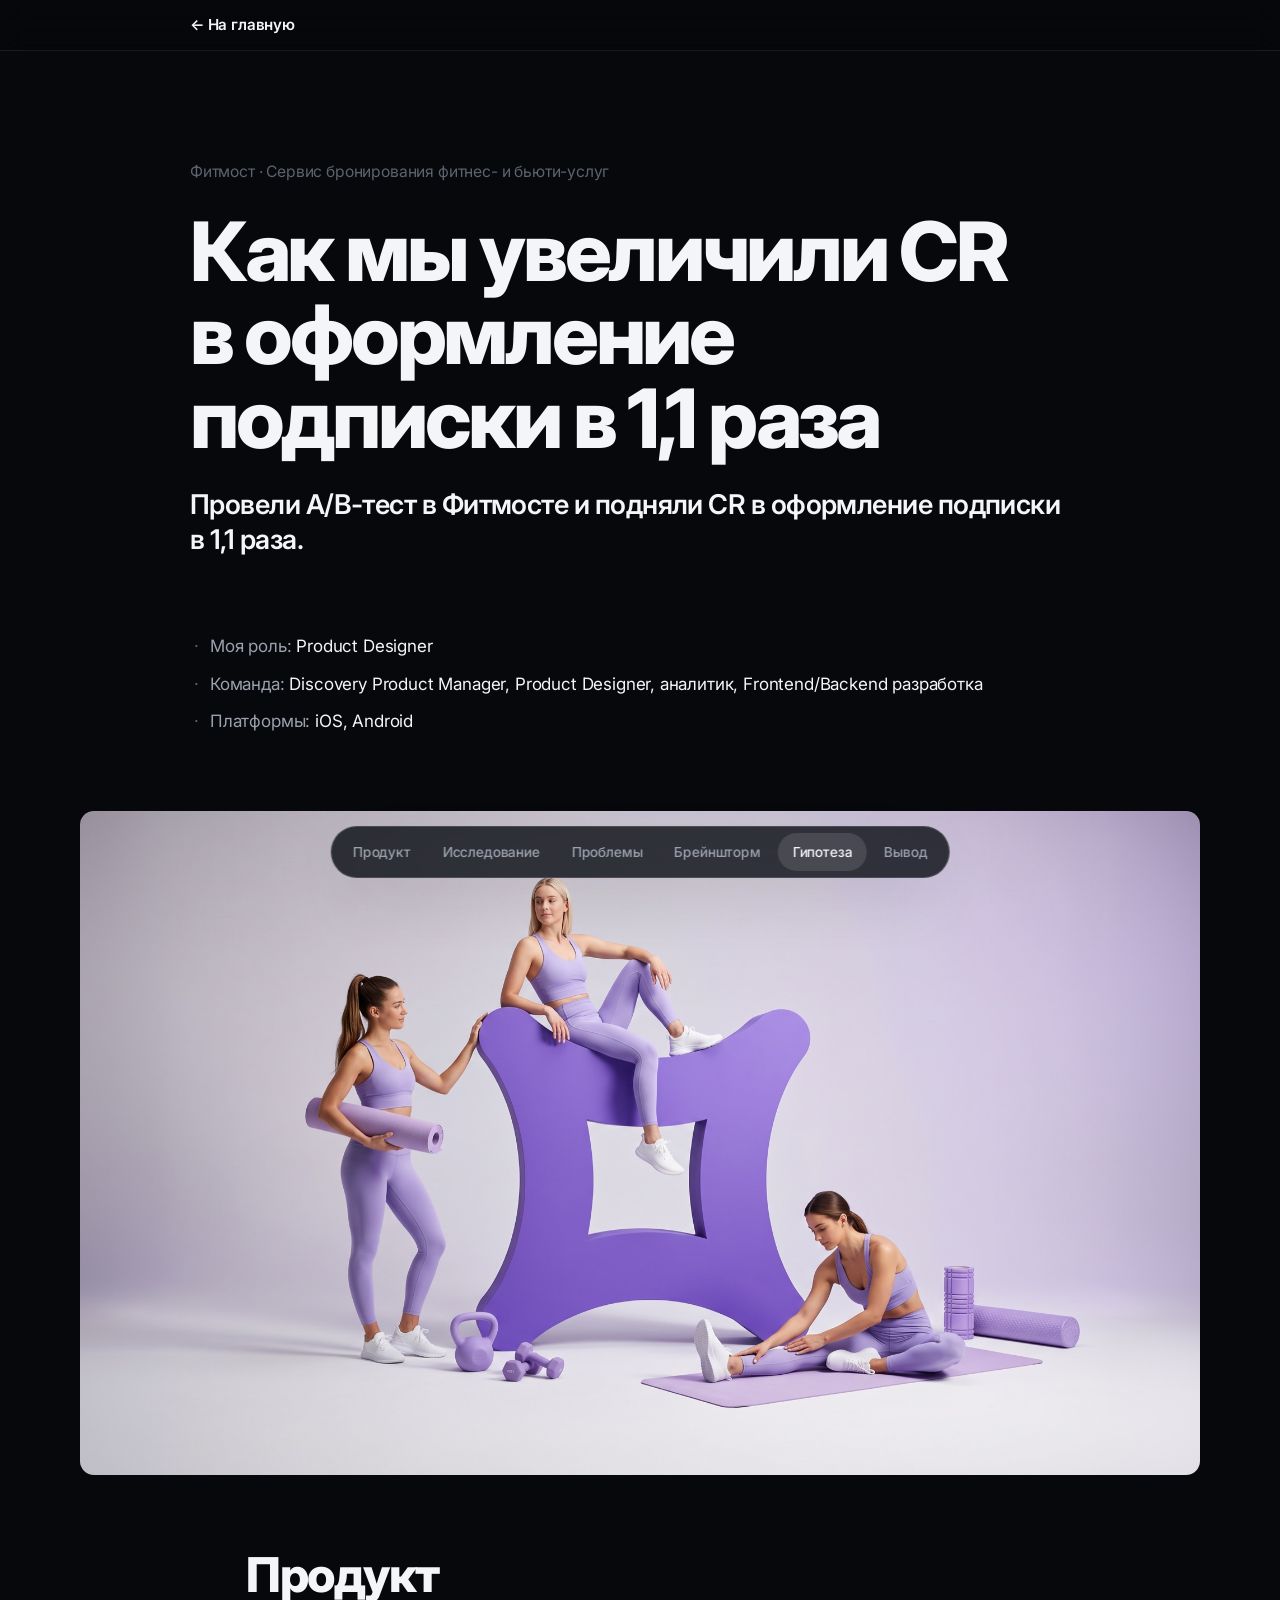
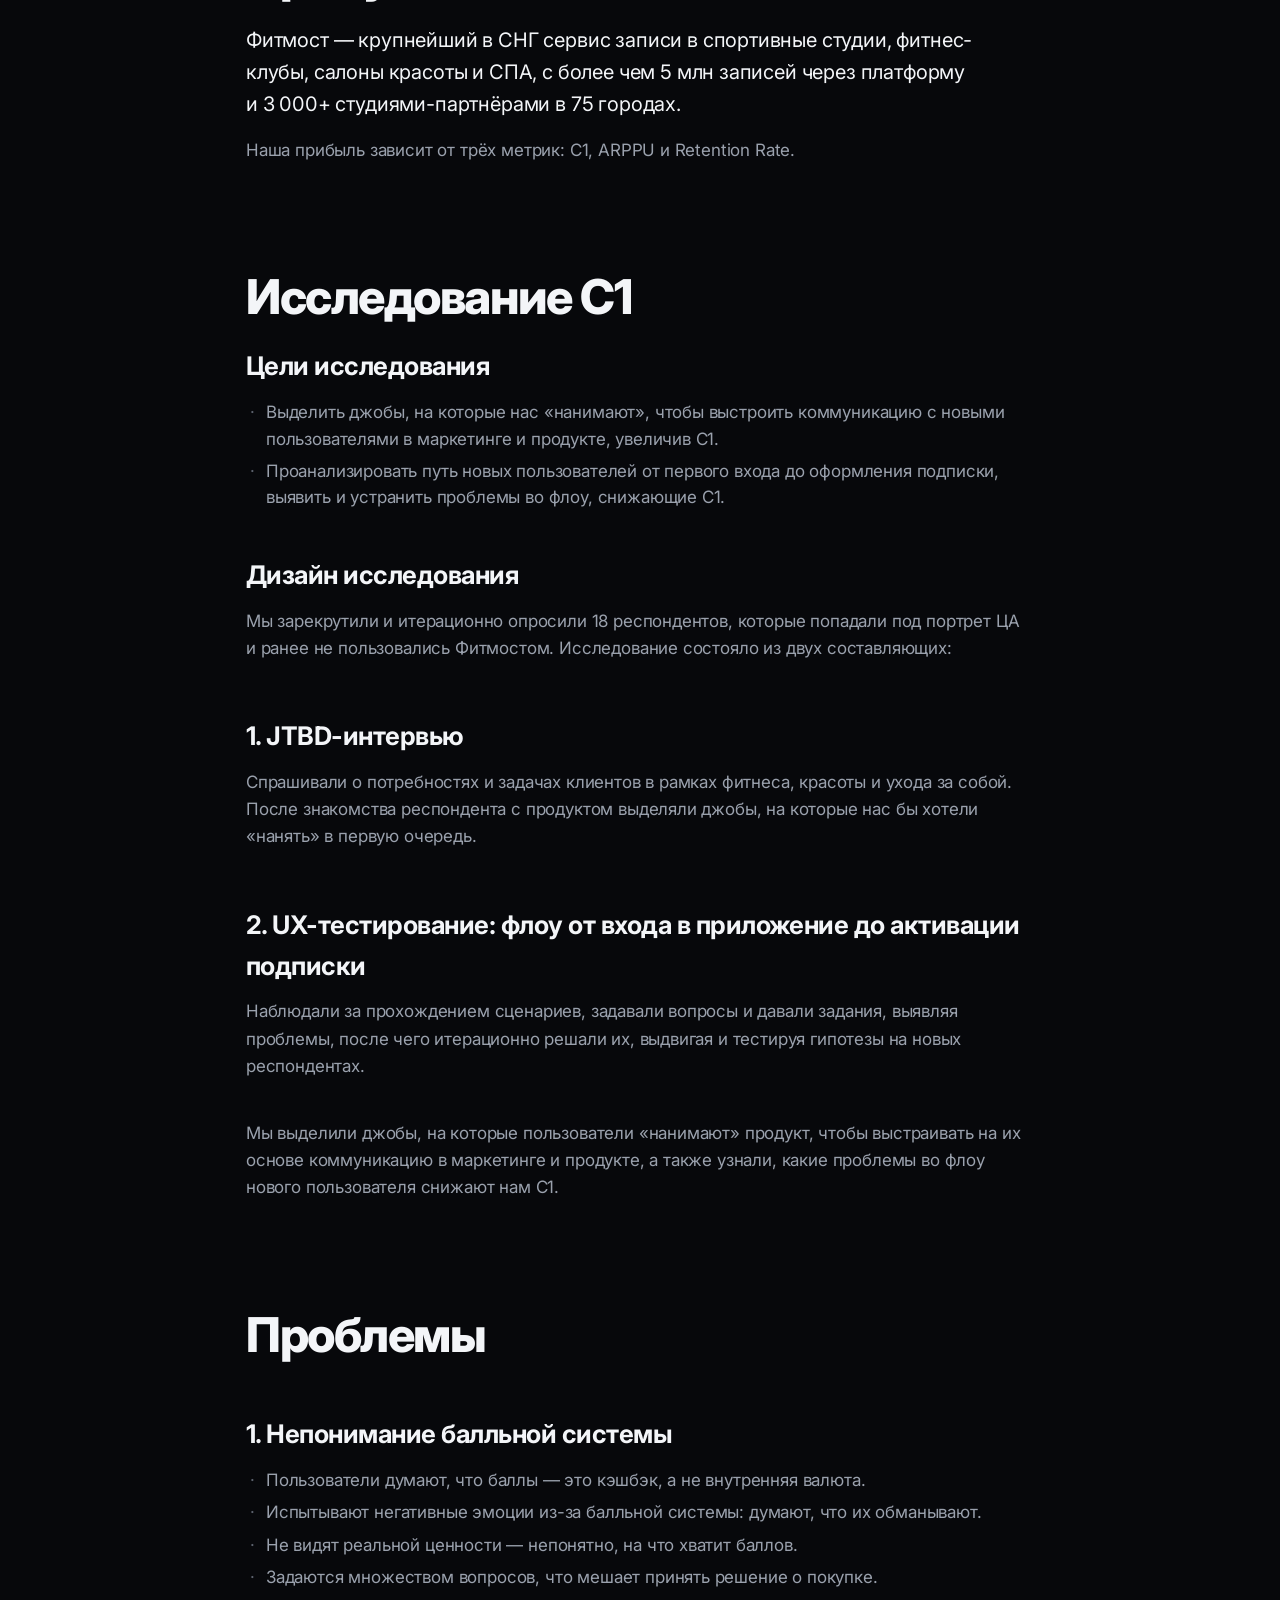
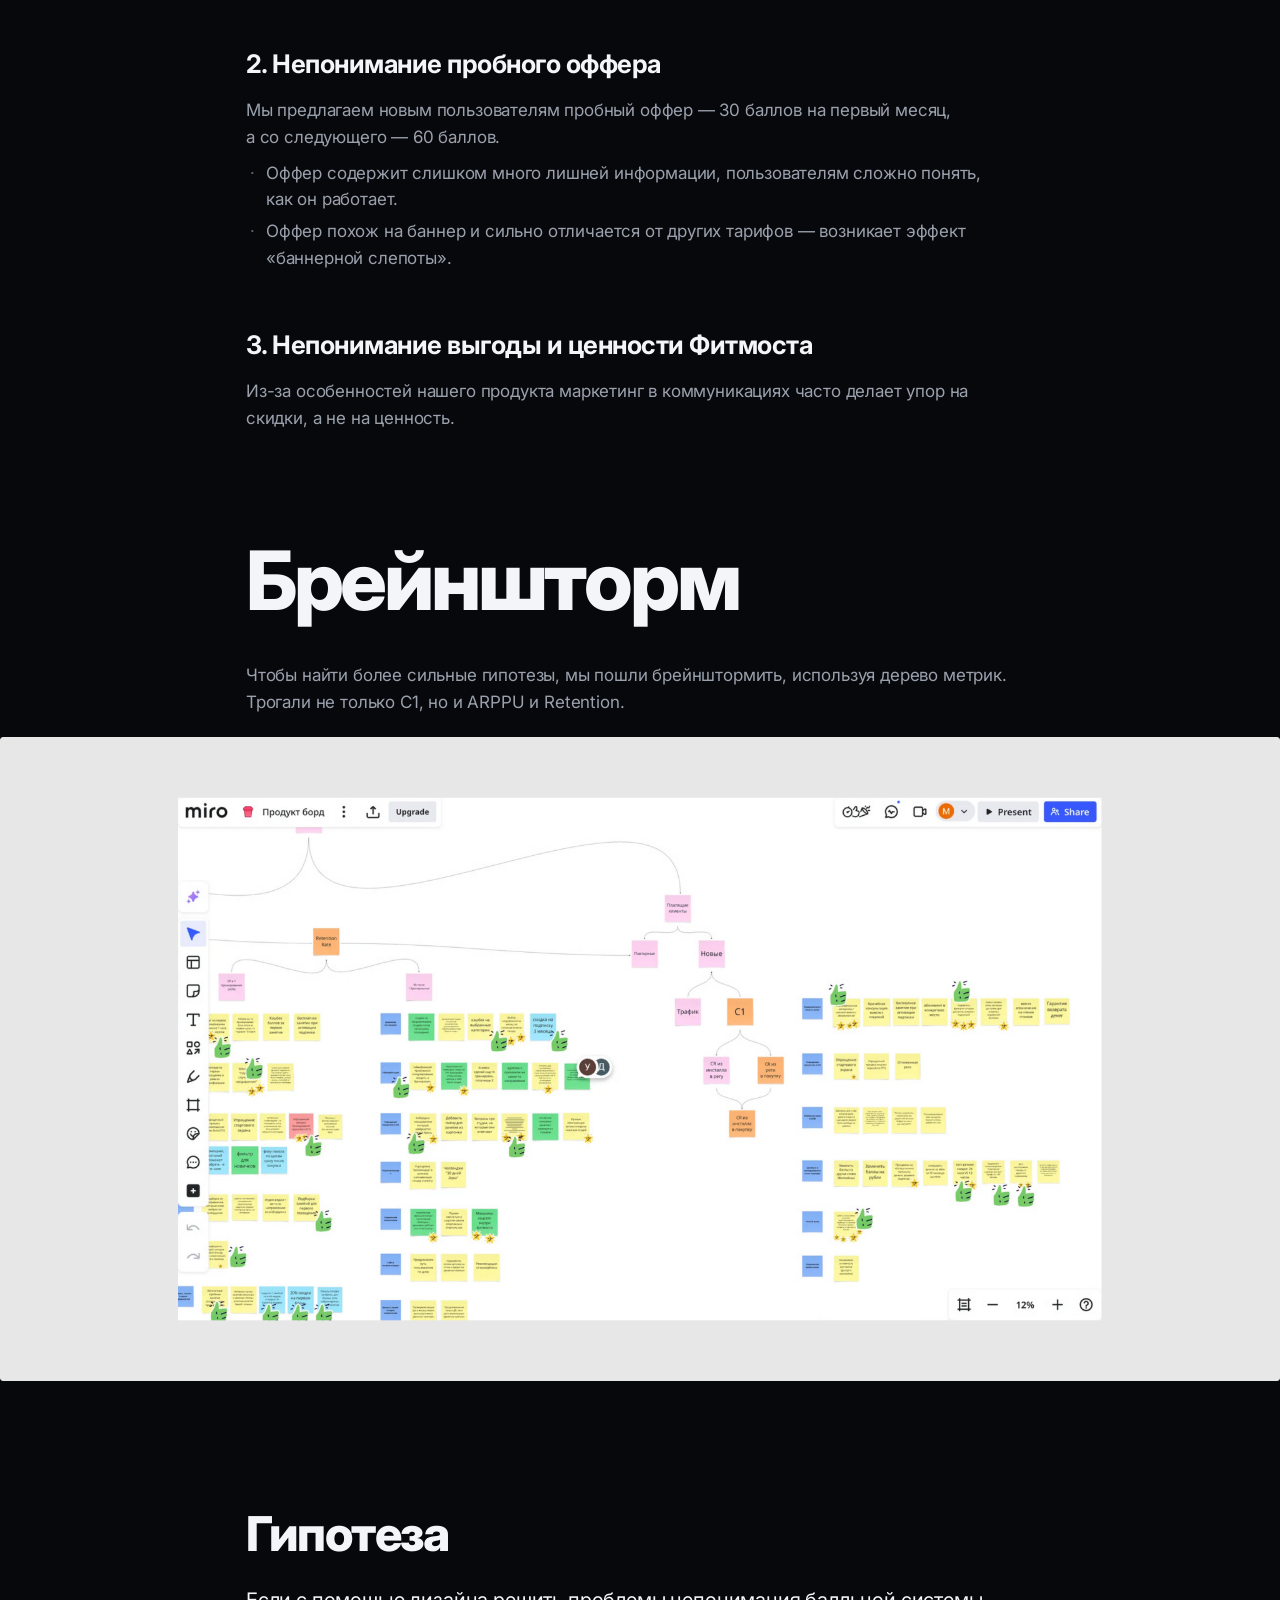
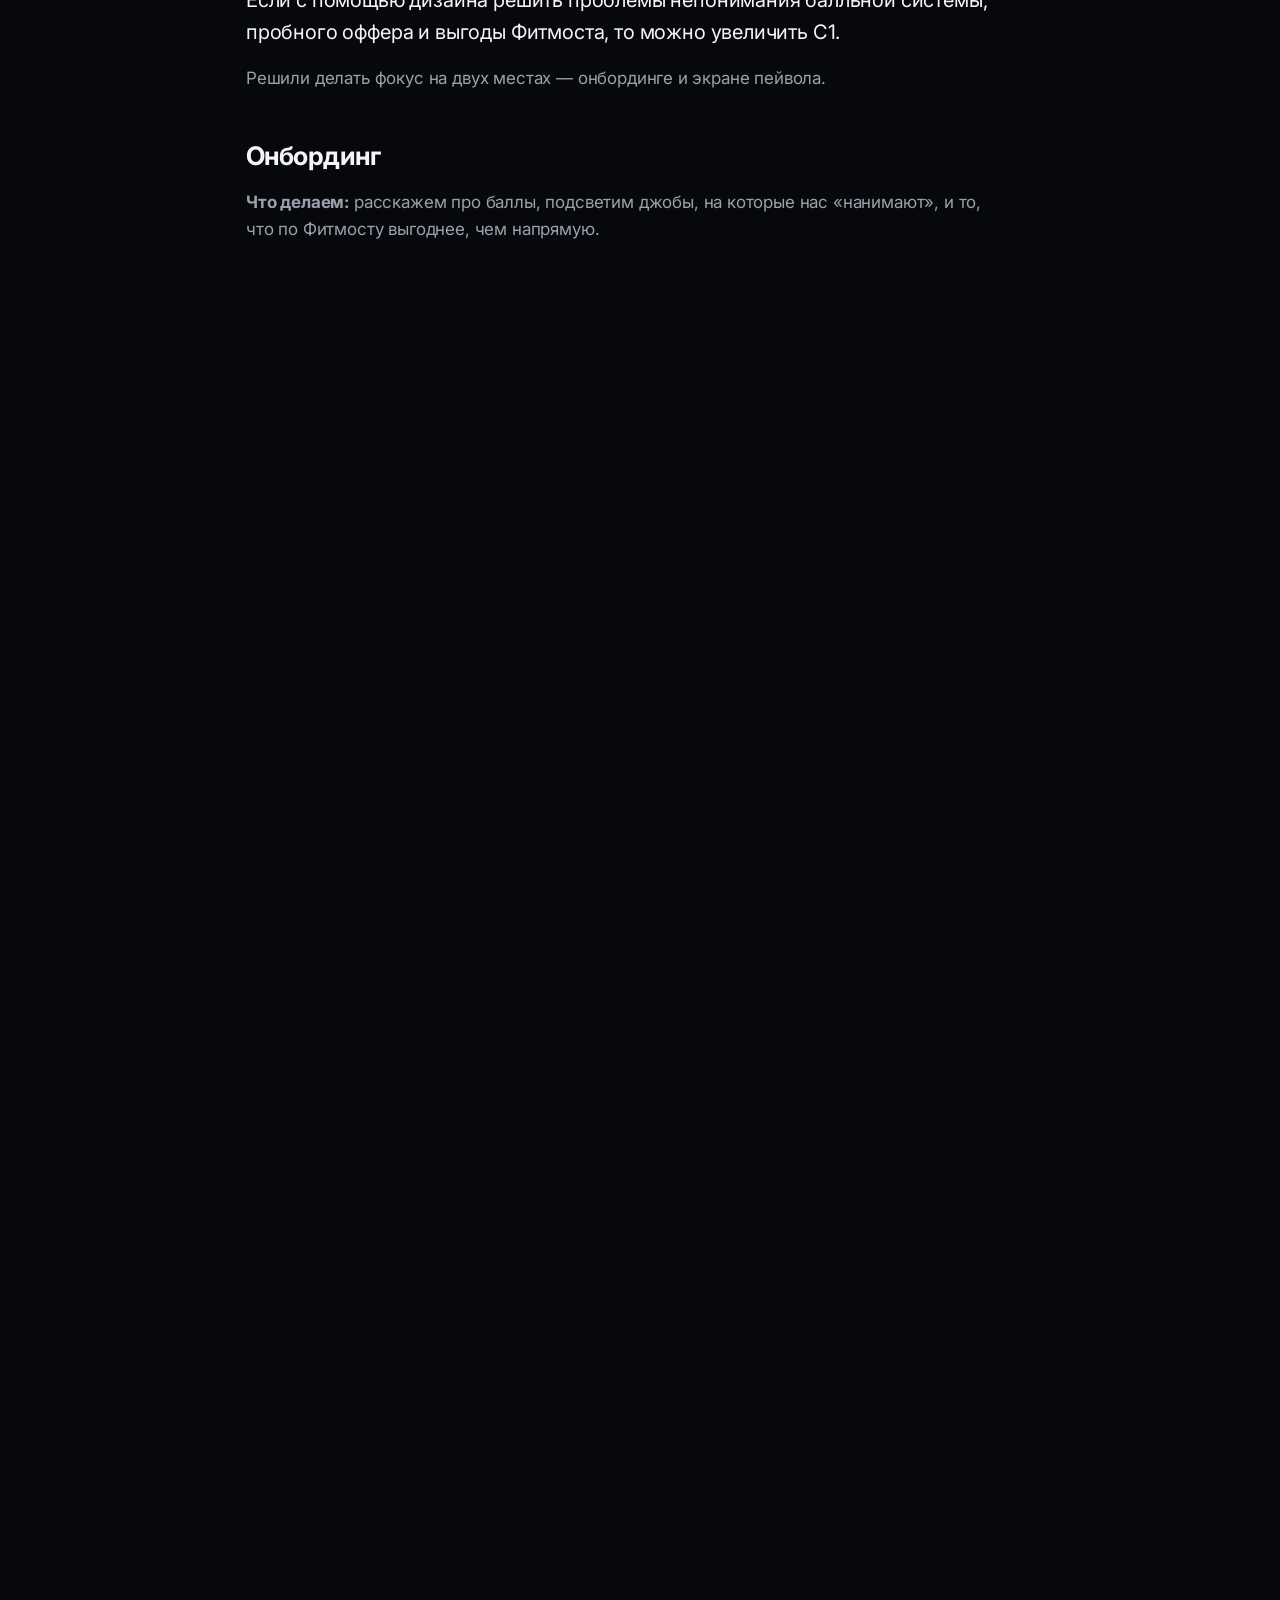
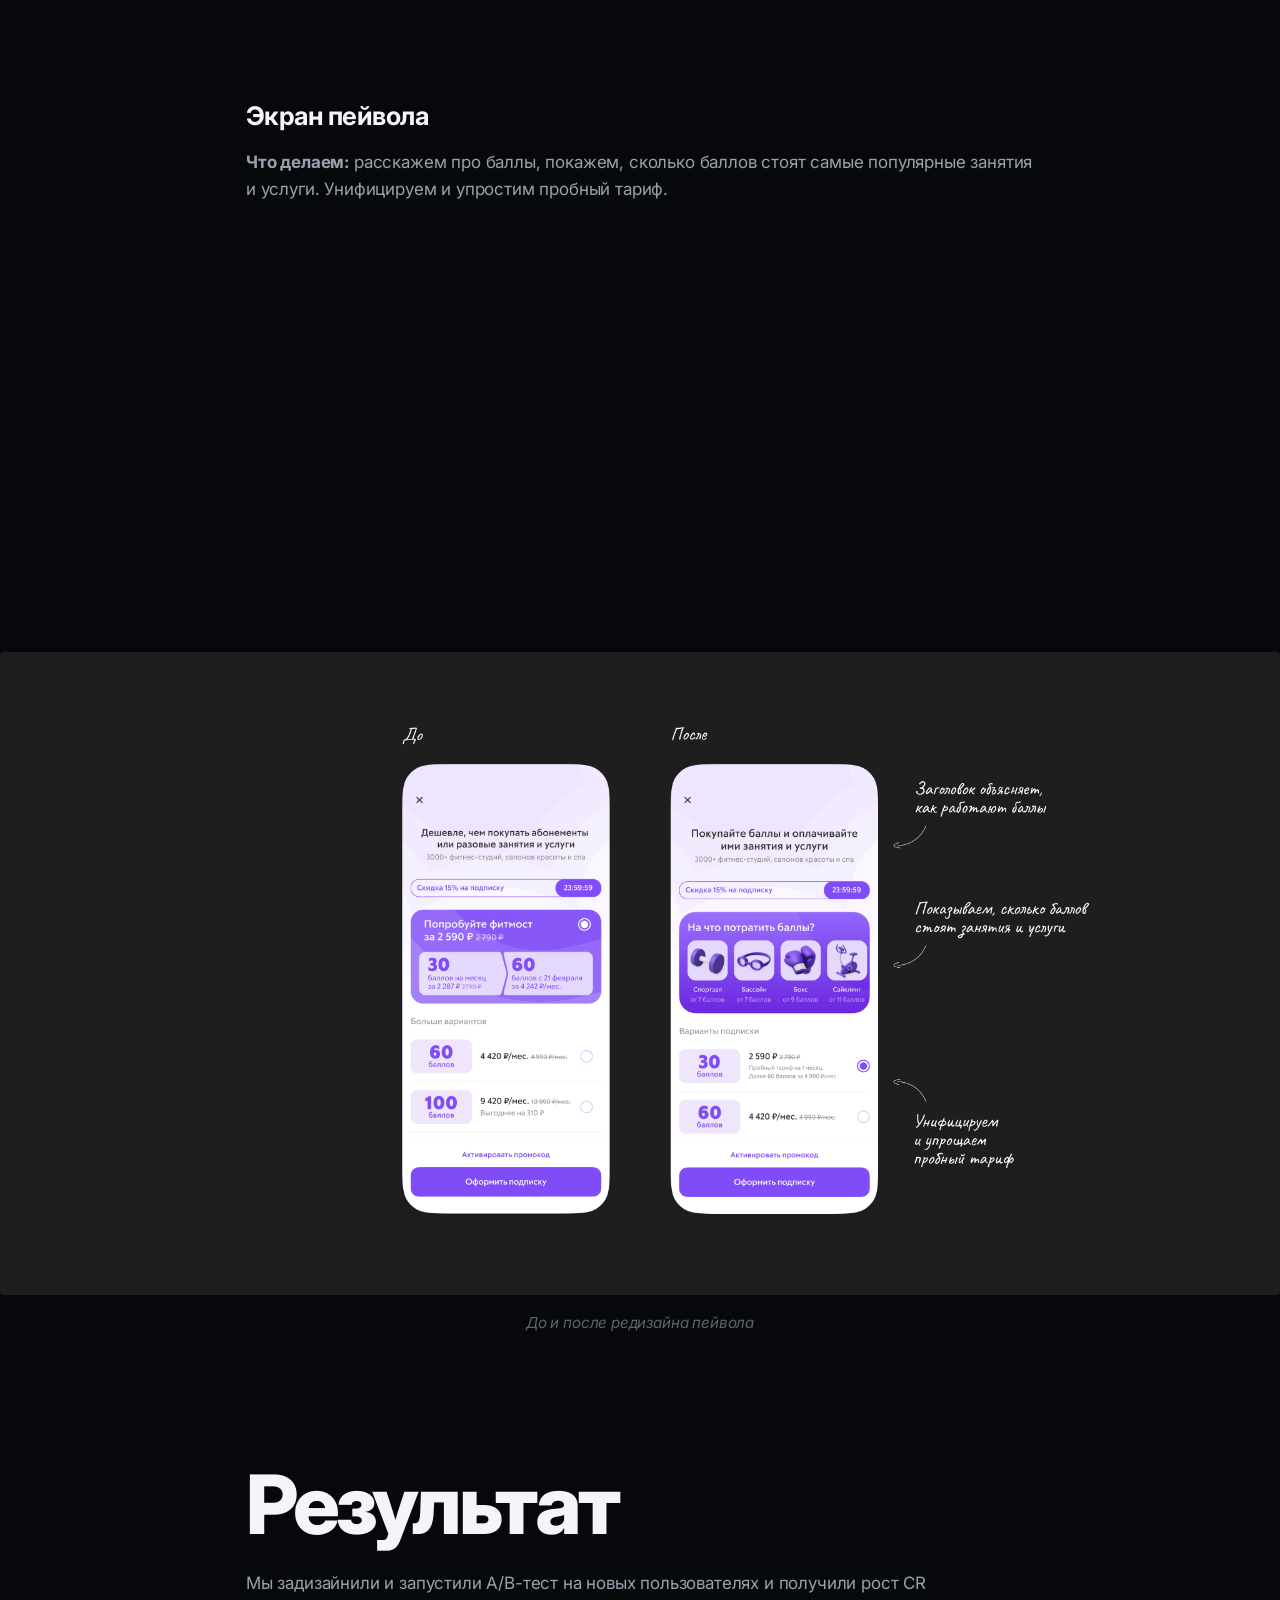
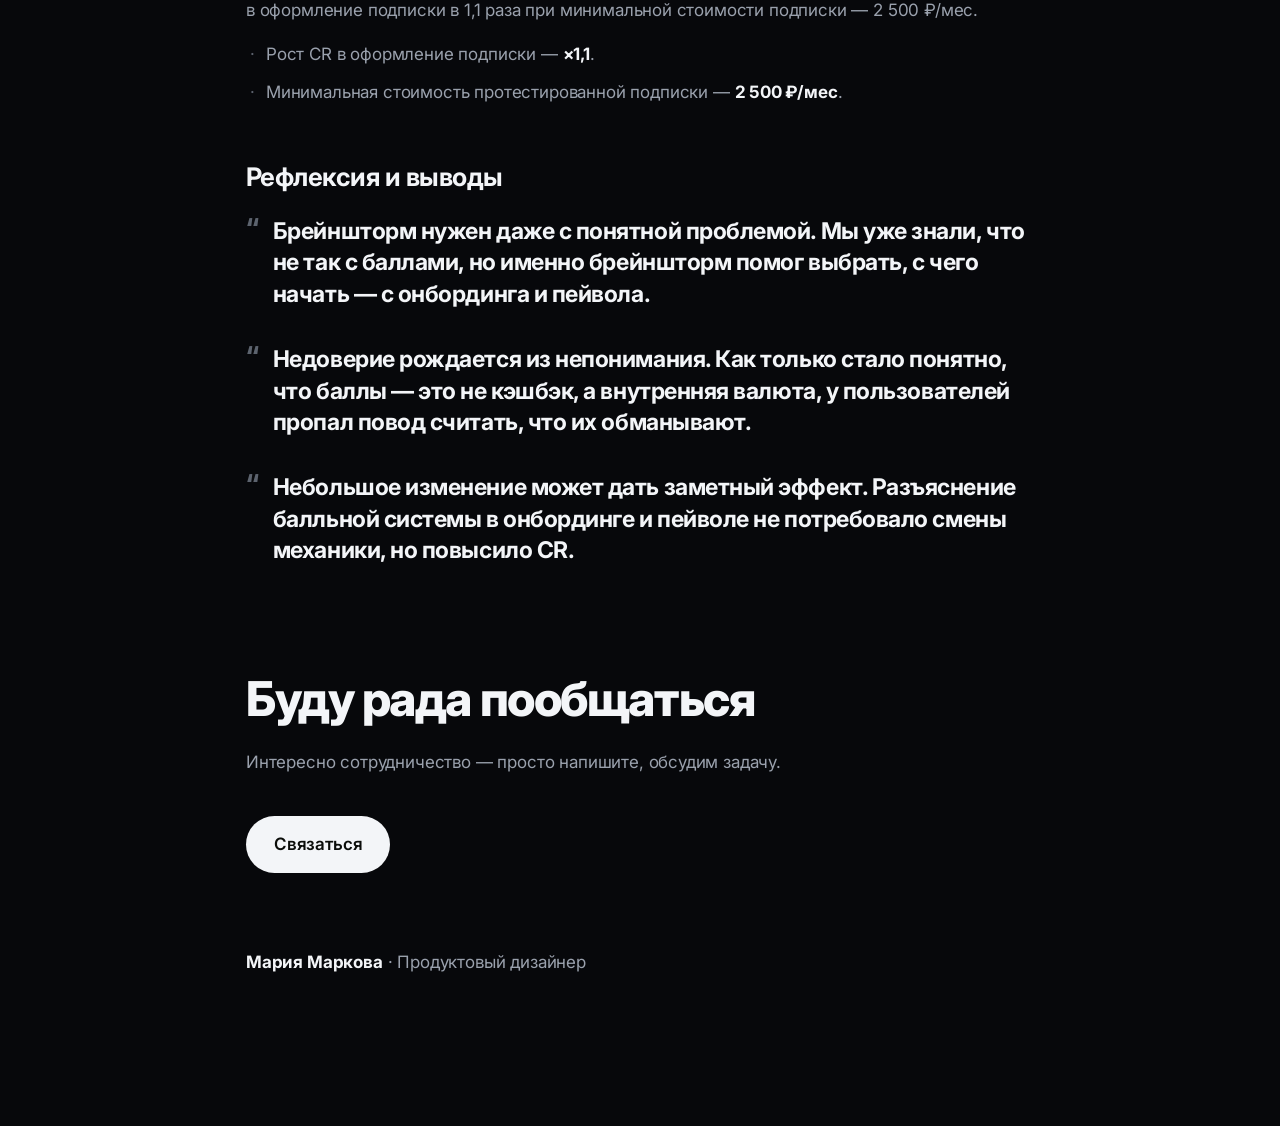
<file: case-points-vs-rubles.html>
<!doctype html>
<html lang="ru">
  <head>
    <meta charset="utf-8" />
    <meta name="viewport" content="width=device-width, initial-scale=1, viewport-fit=cover" />
    <title>Кейс · Как мы увеличили CR в оформление подписки в 1,1 раза</title>
    <meta
      name="description"
      content="Кейс: как в Фитмосте разъяснили балльную систему через онбординг и пейвол и подняли C1 в оформление подписки в 1,1 раза с помощью A/B-теста на реальном трафике."
    />

    <link rel="preconnect" href="https://fonts.googleapis.com" />
    <link rel="preconnect" href="https://fonts.gstatic.com" crossorigin />
    <link
      href="https://fonts.googleapis.com/css2?family=Inter:wght@300;400;500;600;700;800;900&display=swap"
      rel="stylesheet"
    />
    <link rel="stylesheet" href="css/case.css" />
    <link rel="icon" type="image/jpeg" href="assets/favicon.jpg" />
  </head>
  <body>
    <!-- ============================ TOP BAR ============================ -->
    <header class="topbar">
      <div class="wrap">
        <div class="col topbar__row">
          <a class="topbar__back" href="index.html">← На главную</a>
        </div>
      </div>
    </header>

    <!-- ============================ HERO ============================ -->
    <section class="hero wrap" id="overview">
      <div class="col">
        <p class="hero__meta">
          Фитмост · Сервис бронирования фитнес- и бьюти-услуг
        </p>

        <h1 class="hero__title">Как мы увеличили CR в оформление подписки в 1,1 раза</h1>

        <p class="hero__lead">
          Провели A/B-тест в Фитмосте и подняли CR в оформление подписки
          в&nbsp;1,1 раза.
        </p>

        <ul class="specs">
          <li><span class="specs__k">Моя роль:</span> Product Designer</li>
          <li><span class="specs__k">Команда:</span> Discovery Product Manager, Product Designer, аналитик, Frontend/Backend разработка</li>
          <li><span class="specs__k">Платформы:</span> iOS, Android</li>
        </ul>
      </div>
    </section>

    <figure class="shot shot--pad reveal">
      <img src="assets/images/Баллы против рублей/Обложка 1.jpg" alt="Экран пополнения счёта в приложении Фитмост" />
    </figure>

    <!-- ============================ ПРОДУКТ ============================ -->
    <section class="section" id="product">
      <div class="wrap col">
        <h2 class="h2">Продукт</h2>
        <p class="lead">
          Фитмост — крупнейший в СНГ сервис записи в спортивные студии, фитнес-клубы, салоны
          красоты и СПА, с более чем 5&nbsp;млн записей через платформу и 3&nbsp;000+ студиями-партнёрами
          в 75 городах.
        </p>
        <p>Наша прибыль зависит от трёх метрик: C1, ARPPU и Retention Rate.</p>
      </div>
    </section>

    <!-- ============================ ИССЛЕДОВАНИЕ ============================ -->
    <section class="section" id="research">
      <div class="wrap col">
        <h2 class="h2">Исследование C1</h2>

        <h3 class="h3">Цели исследования</h3>
        <ul class="goal-list">
          <li>Выделить джобы, на которые нас «нанимают», чтобы выстроить коммуникацию с новыми пользователями в маркетинге и продукте, увеличив C1.</li>
          <li>Проанализировать путь новых пользователей от первого входа до оформления подписки, выявить и устранить проблемы во флоу, снижающие C1.</li>
        </ul>

        <h3 class="h3" style="margin-top:clamp(28px,4vw,44px)">Дизайн исследования</h3>
        <p>Мы зарекрутили и итерационно опросили 18 респондентов, которые попадали под портрет ЦА и ранее не пользовались Фитмостом. Исследование состояло из двух составляющих:</p>

        <div class="research__item">
          <h3 class="h3">1. JTBD-интервью</h3>
          <p>Спрашивали о потребностях и задачах клиентов в рамках фитнеса, красоты и ухода за собой. После знакомства респондента с продуктом выделяли джобы, на которые нас бы хотели «нанять» в первую очередь.</p>
        </div>

        <div class="research__item">
          <h3 class="h3">2. UX-тестирование: флоу от входа в приложение до активации подписки</h3>
          <p>Наблюдали за прохождением сценариев, задавали вопросы и давали задания, выявляя проблемы, после чего итерационно решали их, выдвигая и тестируя гипотезы на новых респондентах.</p>
        </div>

        <p class="closing">
          Мы выделили джобы, на которые пользователи «нанимают» продукт, чтобы выстраивать на их
          основе коммуникацию в маркетинге и продукте, а также узнали, какие проблемы во флоу
          нового пользователя снижают нам C1.
        </p>
      </div>
    </section>

    <!-- ============================ ПРОБЛЕМЫ ============================ -->
    <section class="section" id="problems">
      <div class="wrap col">
        <h2 class="h2">Проблемы</h2>

        <div class="research__item">
          <h3 class="h3">1. Непонимание балльной системы</h3>
          <ul class="goal-list">
            <li>Пользователи думают, что баллы — это кэшбэк, а не внутренняя валюта.</li>
            <li>Испытывают негативные эмоции из-за балльной системы: думают, что их обманывают.</li>
            <li>Не видят реальной ценности — непонятно, на что хватит баллов.</li>
            <li>Задаются множеством вопросов, что мешает принять решение о покупке.</li>
          </ul>
        </div>

        <div class="research__item">
          <h3 class="h3">2. Непонимание пробного оффера</h3>
          <p>Мы предлагаем новым пользователям пробный оффер — 30 баллов на первый месяц, а со следующего — 60 баллов.</p>
          <ul class="goal-list">
            <li>Оффер содержит слишком много лишней информации, пользователям сложно понять, как он работает.</li>
            <li>Оффер похож на баннер и сильно отличается от других тарифов — возникает эффект «баннерной слепоты».</li>
          </ul>
        </div>

        <div class="research__item">
          <h3 class="h3">3. Непонимание выгоды и ценности Фитмоста</h3>
          <p>Из-за особенностей нашего продукта маркетинг в коммуникациях часто делает упор на скидки, а не на ценность.</p>
        </div>
      </div>
    </section>

    <!-- ============================ БРЕЙНШТОРМ ============================ -->
    <section class="section" id="brainstorm">
      <div class="wrap col">
        <h2 class="h2 h2--xl">Брейншторм</h2>
        <p class="closing">
          Чтобы найти более сильные гипотезы, мы пошли брейнштормить, используя
          дерево метрик. Трогали не только C1, но и ARPPU и Retention.
        </p>
      </div>

      <figure class="shot reveal">
        <img src="assets/images/Баллы против рублей/07-hypothesis.png" alt="Доска брейншторма в Miro" />
      </figure>
    </section>

    <!-- ============================ ПЕРВАЯ ГИПОТЕЗА ============================ -->
    <section class="section" id="hypothesis-1">
      <div class="wrap col">
        <h2 class="h2">Гипотеза</h2>
        <p class="lead">
          Если с помощью дизайна решить проблемы непонимания балльной системы, пробного оффера
          и выгоды Фитмоста, то можно увеличить C1.
        </p>
        <p>Решили делать фокус на двух местах — онбординге и экране пейвола.</p>

        <h3 class="h3" style="margin-top:clamp(28px,4vw,44px)">Онбординг</h3>
        <p><b>Что делаем:</b> расскажем про баллы, подсветим джобы, на которые нас «нанимают», и то, что по Фитмосту выгоднее, чем напрямую.</p>
      </div>

      <figure class="shot reveal">
        <img src="assets/images/Баллы против рублей/02-onboarding-before.png" alt="Онбординг до редизайна" />
        <figcaption class="shot__cap">До</figcaption>
      </figure>
      <figure class="shot reveal">
        <img src="assets/images/Баллы против рублей/03-onboarding-after.png" alt="Онбординг после редизайна" />
        <figcaption class="shot__cap">После</figcaption>
      </figure>

      <div class="wrap col">
        <h3 class="h3" style="margin-top:clamp(28px,4vw,44px)">Экран пейвола</h3>
        <p><b>Что делаем:</b> расскажем про баллы, покажем, сколько баллов стоят самые популярные занятия и услуги. Унифицируем и упростим пробный тариф.</p>
      </div>

      <figure class="shot reveal">
        <img src="assets/images/Баллы против рублей/06-metrics-tree.png" alt="Экран пейвола Фитмост" />
      </figure>
      <figure class="shot reveal">
        <img src="assets/images/Баллы против рублей/05-paywall-after.png" alt="Экран пейвола до и после редизайна" />
        <figcaption class="shot__cap">До и после редизайна пейвола</figcaption>
      </figure>
    </section>

    <!-- ============================ ВЫВОД ============================ -->
    <section class="section" id="outcome">
      <div class="wrap col">
        <h2 class="h2 h2--xl">Результат</h2>

        <p>
          Мы задизайнили и запустили A/B-тест на новых пользователях и получили рост CR
          в оформление подписки в 1,1 раза при минимальной стоимости подписки — 2&nbsp;500&nbsp;₽/мес.
        </p>
        <ul class="outcome-list">
          <li>Рост CR в оформление подписки — <b>×1,1</b>.</li>
          <li>Минимальная стоимость протестированной подписки — <b>2&nbsp;500&nbsp;₽/мес</b>.</li>
        </ul>
      </div>

      <div class="wrap col">

        <h3 class="h3" style="margin-top:clamp(32px,5vw,52px)">Рефлексия и выводы</h3>
        <div class="reflections">
          <div class="reflection">
            <span class="reflection__mark">“</span>
            <p>Брейншторм нужен даже с понятной проблемой. Мы уже знали, что не так с баллами, но именно брейншторм помог выбрать, с чего начать — с онбординга и пейвола.</p>
          </div>
          <div class="reflection">
            <span class="reflection__mark">“</span>
            <p>Недоверие рождается из непонимания. Как только стало понятно, что баллы — это не кэшбэк, а внутренняя валюта, у пользователей пропал повод считать, что их обманывают.</p>
          </div>
          <div class="reflection">
            <span class="reflection__mark">“</span>
            <p>Небольшое изменение может дать заметный эффект. Разъяснение балльной системы в онбординге и пейволе не потребовало смены механики, но повысило CR.</p>
          </div>
        </div>
      </div>
    </section>

    <!-- ============================ КОНТАКТ ============================ -->
    <section class="section contact" id="contact">
      <div class="wrap col">
        <h2 class="h2">Буду рада пообщаться</h2>
        <p>Интересно сотрудничество — просто напишите, обсудим задачу.</p>
        <a class="btn" href="https://t.me/mmrialle" target="_blank" rel="noopener">Связаться</a>

        <div class="cardline">
          <span class="cardline__text"><b>Мария Маркова</b> · Продуктовый дизайнер</span>
        </div>
      </div>
    </section>

    <!-- ============================ FLOATING CASE NAV ============================ -->
    <nav class="casedock" aria-label="Навигация по кейсу">
      <a href="#product">Продукт</a>
      <a href="#research">Исследование</a>
      <a href="#problems">Проблемы</a>
      <a href="#brainstorm">Брейншторм</a>
      <a href="#hypothesis-1">Гипотеза</a>
      <a href="#outcome">Вывод</a>
    </nav>

    <script>
      (() => {
        /* scroll reveal */
        const els = document.querySelectorAll(".reveal");
        if (!("IntersectionObserver" in window)) {
          els.forEach((e) => e.classList.add("in"));
        } else {
          const io = new IntersectionObserver((entries, obs) => {
            entries.forEach((e) => {
              if (!e.isIntersecting) return;
              e.target.classList.add("in");
              obs.unobserve(e.target);
            });
          }, { threshold: 0.12, rootMargin: "0px 0px -8% 0px" });
          els.forEach((e) => io.observe(e));
        }

        /* scrollspy for the floating case nav */
        const links = Array.from(document.querySelectorAll(".casedock a"));
        const map = new Map();
        links.forEach((a) => {
          const sec = document.querySelector(a.getAttribute("href"));
          if (sec) map.set(sec, a);
        });
        if ("IntersectionObserver" in window && map.size) {
          const spy = new IntersectionObserver((entries) => {
            entries.forEach((e) => {
              if (!e.isIntersecting) return;
              links.forEach((l) => l.classList.remove("active"));
              const a = map.get(e.target);
              if (a) {
                a.classList.add("active");
                a.scrollIntoView({ block: "nearest", inline: "center" });
              }
            });
          }, { rootMargin: "-45% 0px -50% 0px" });
          map.forEach((_, sec) => spy.observe(sec));
        }
      })();
    </script>
  </body>
</html>
</file>
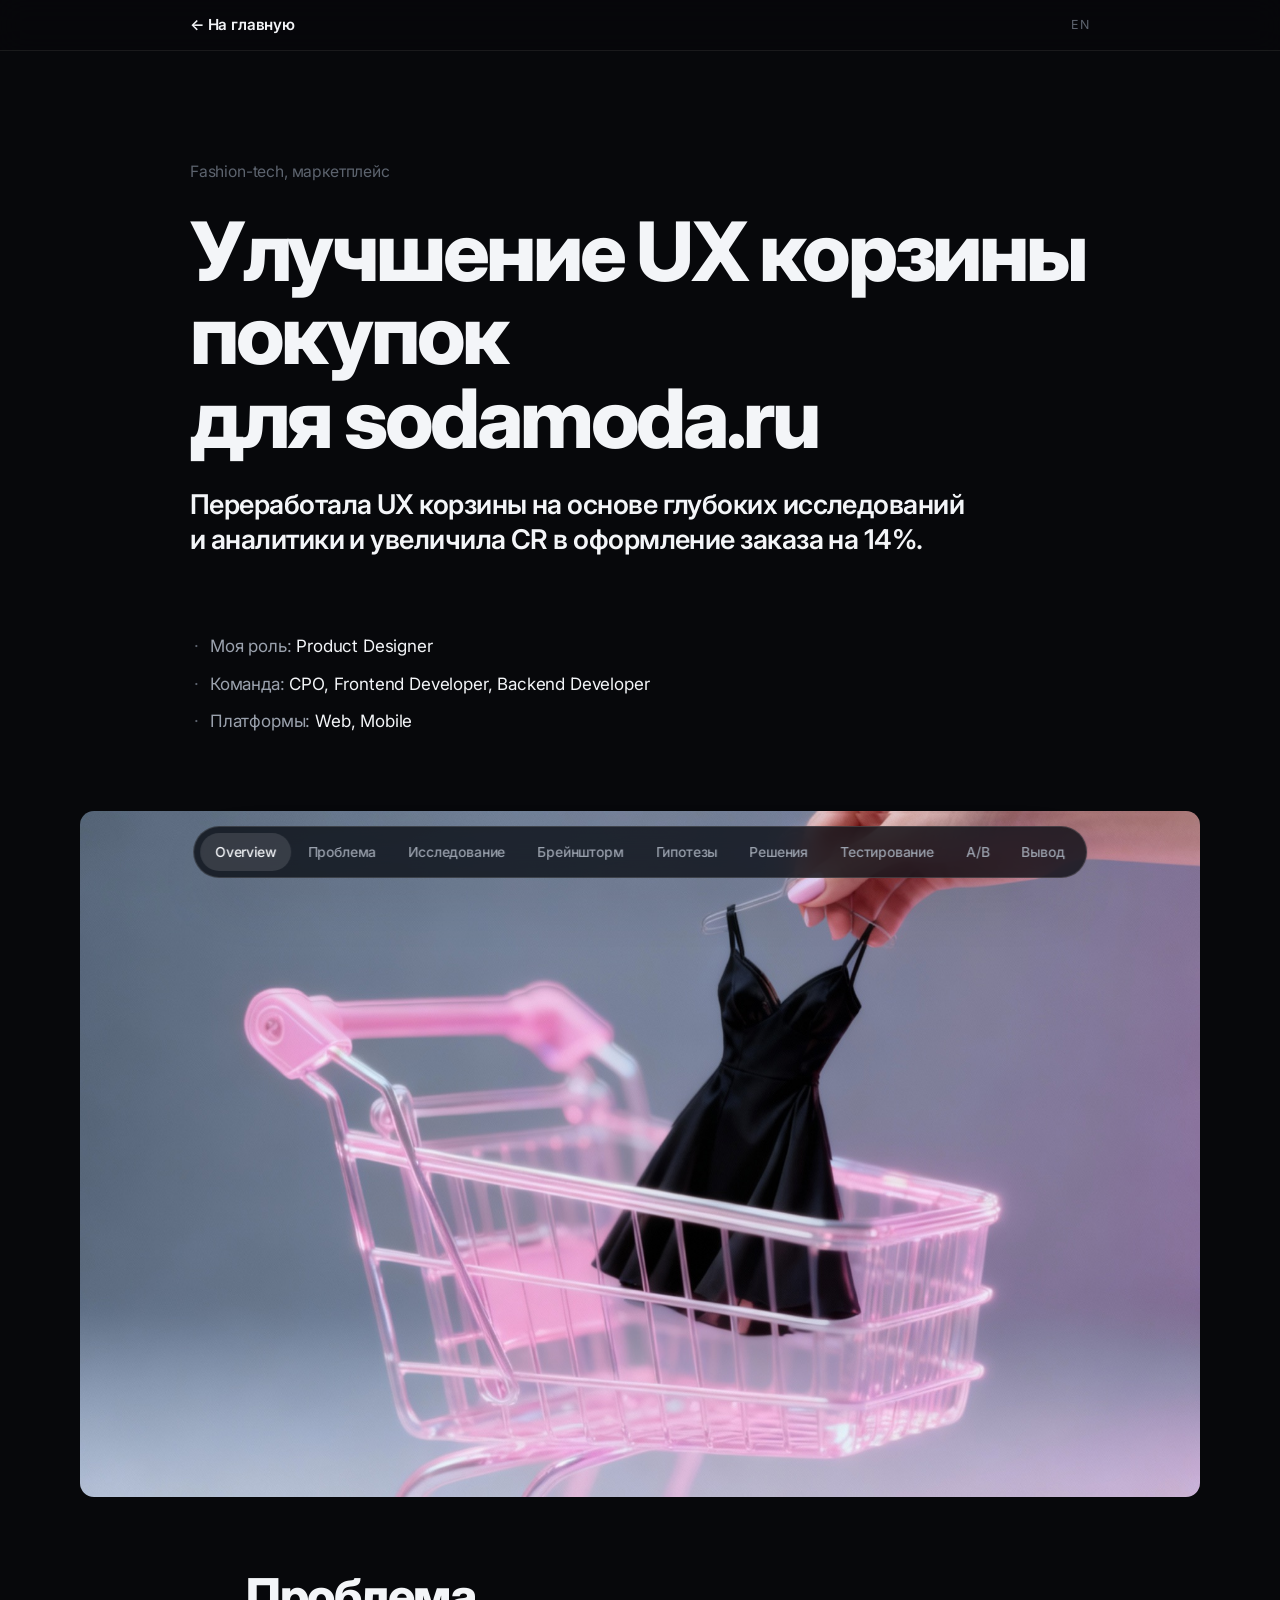
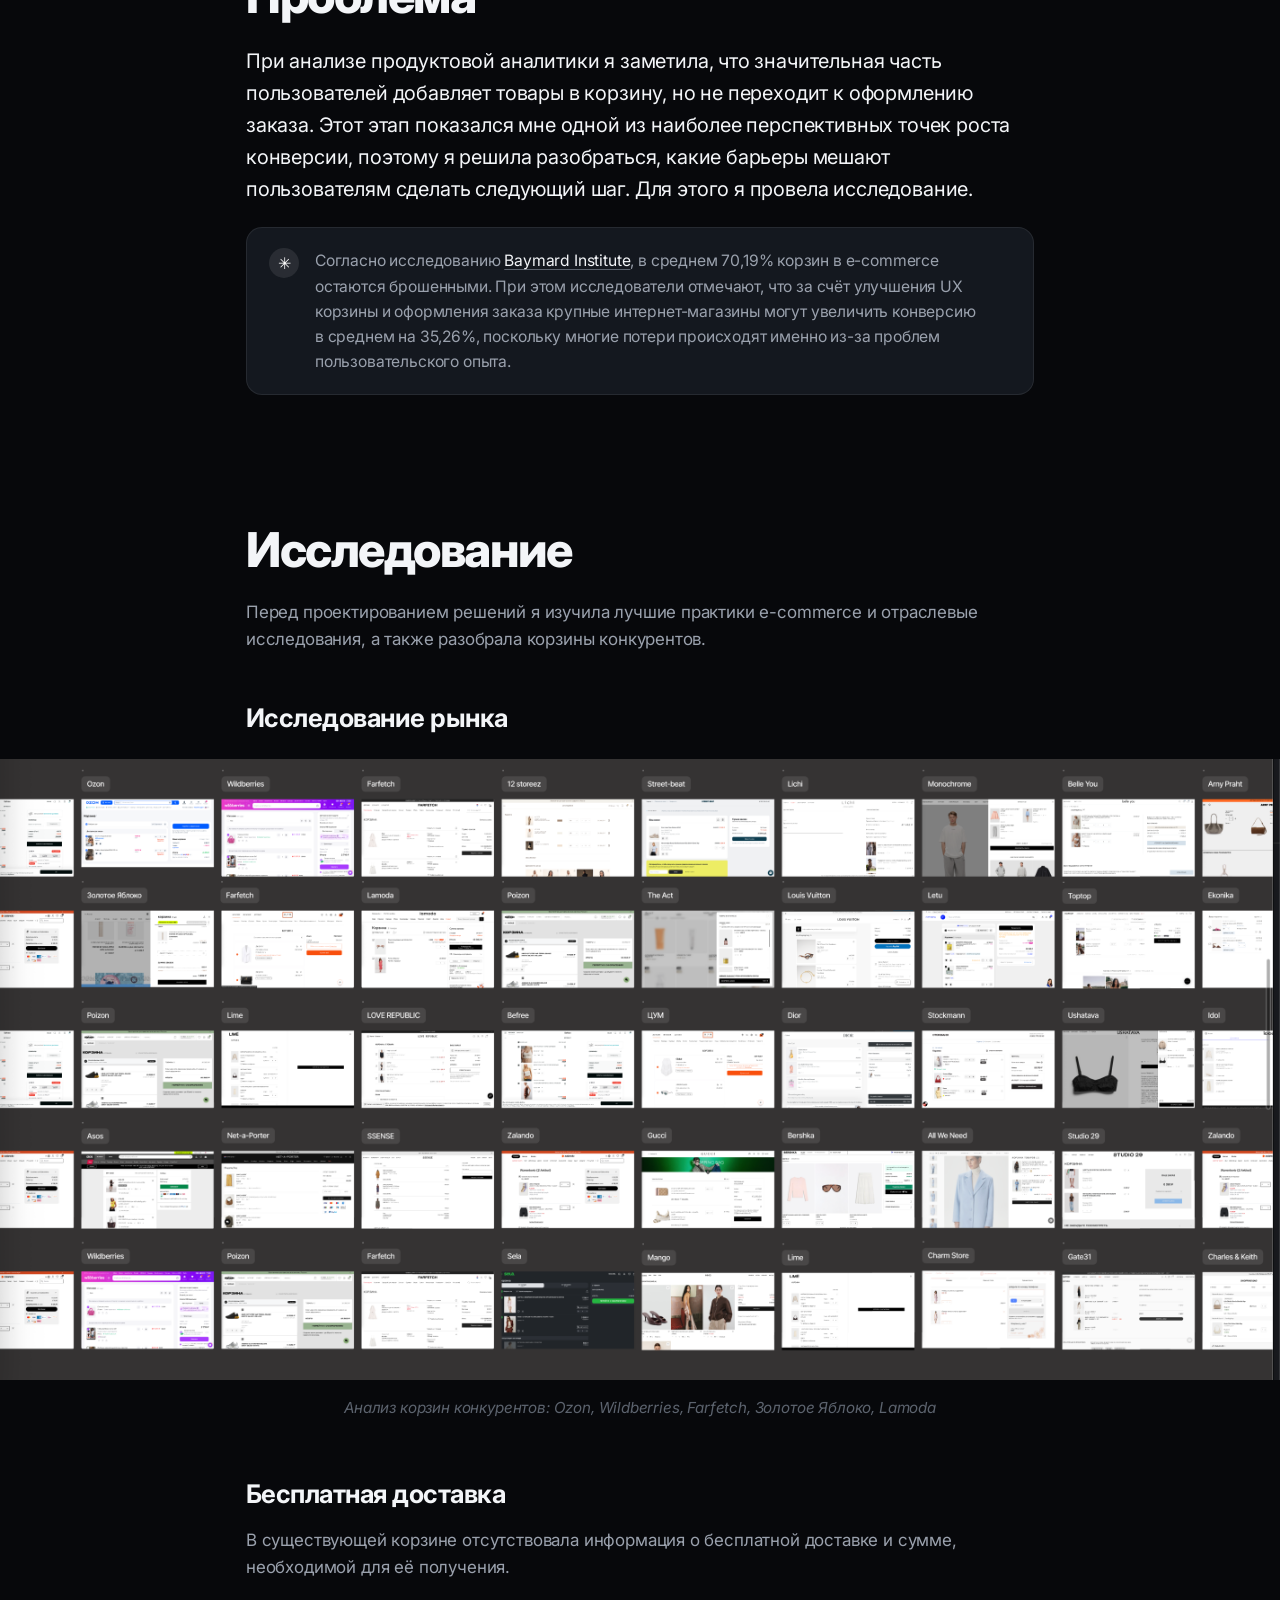
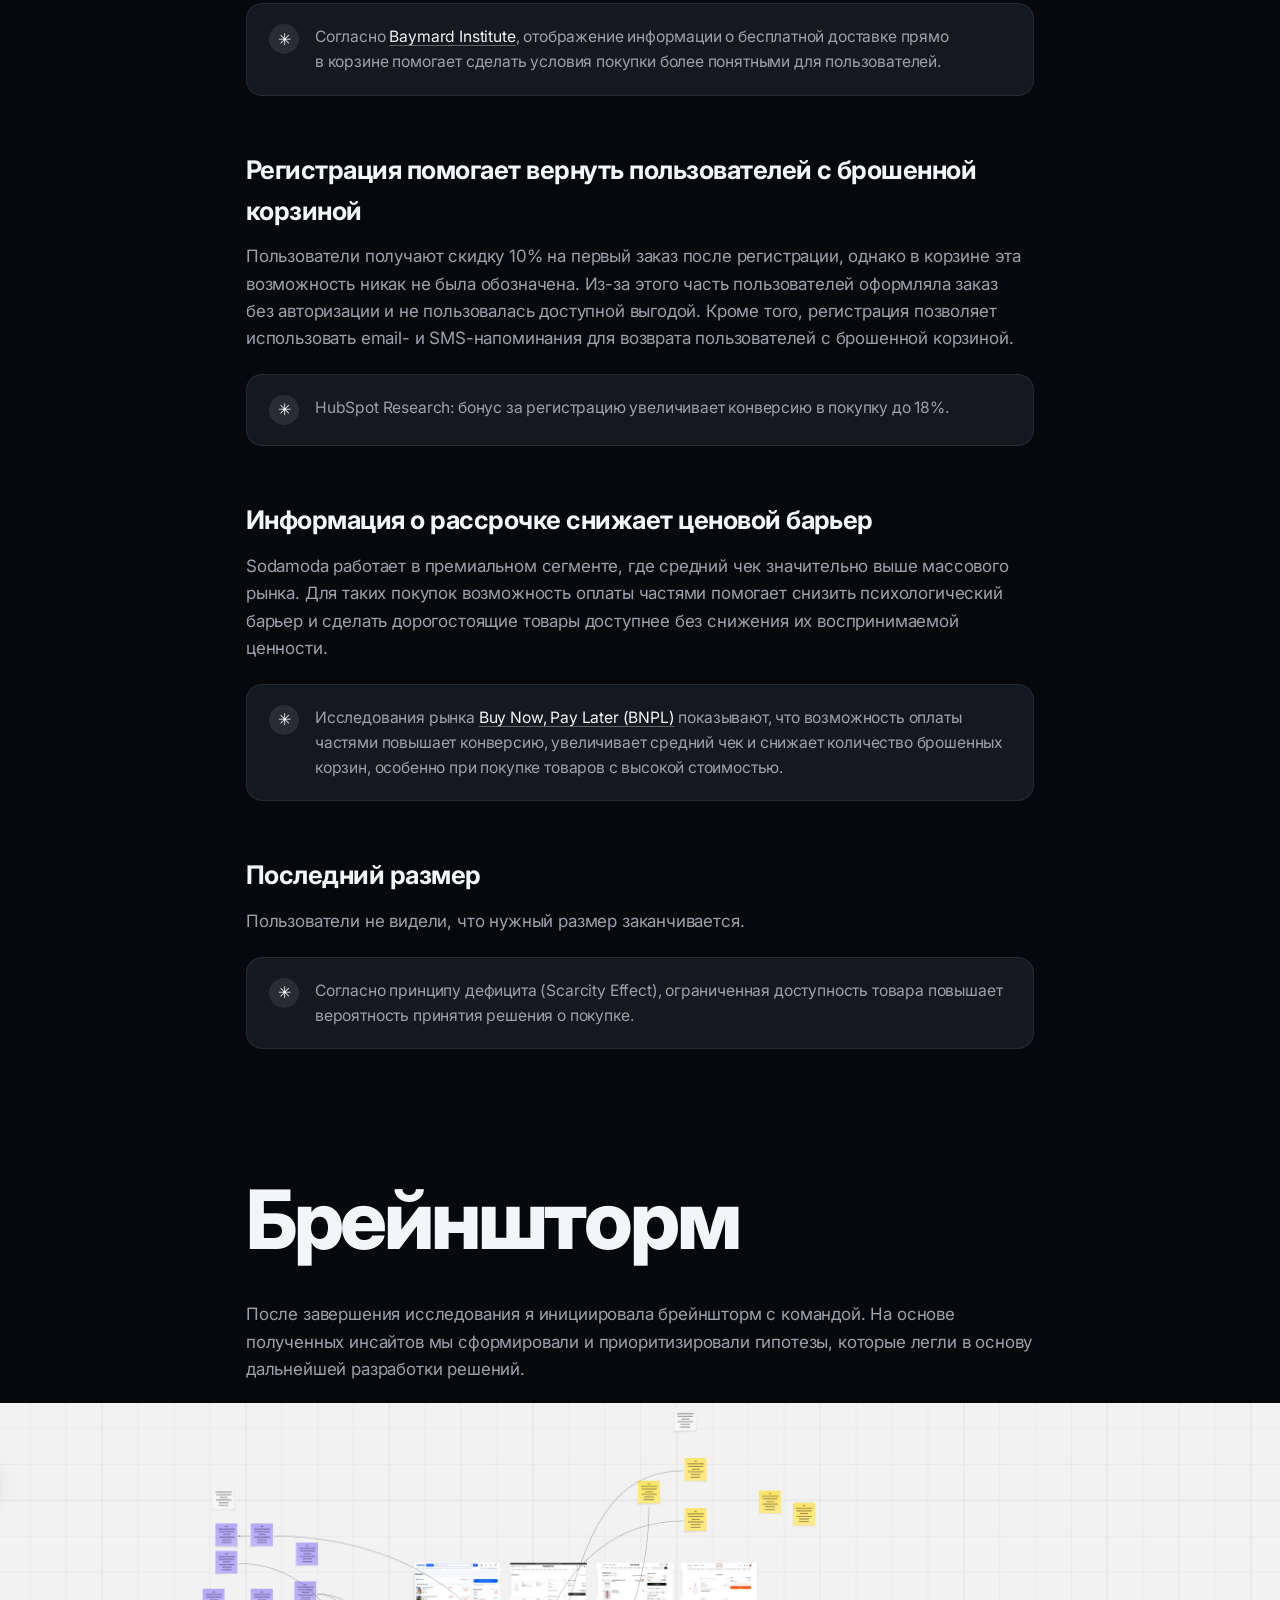
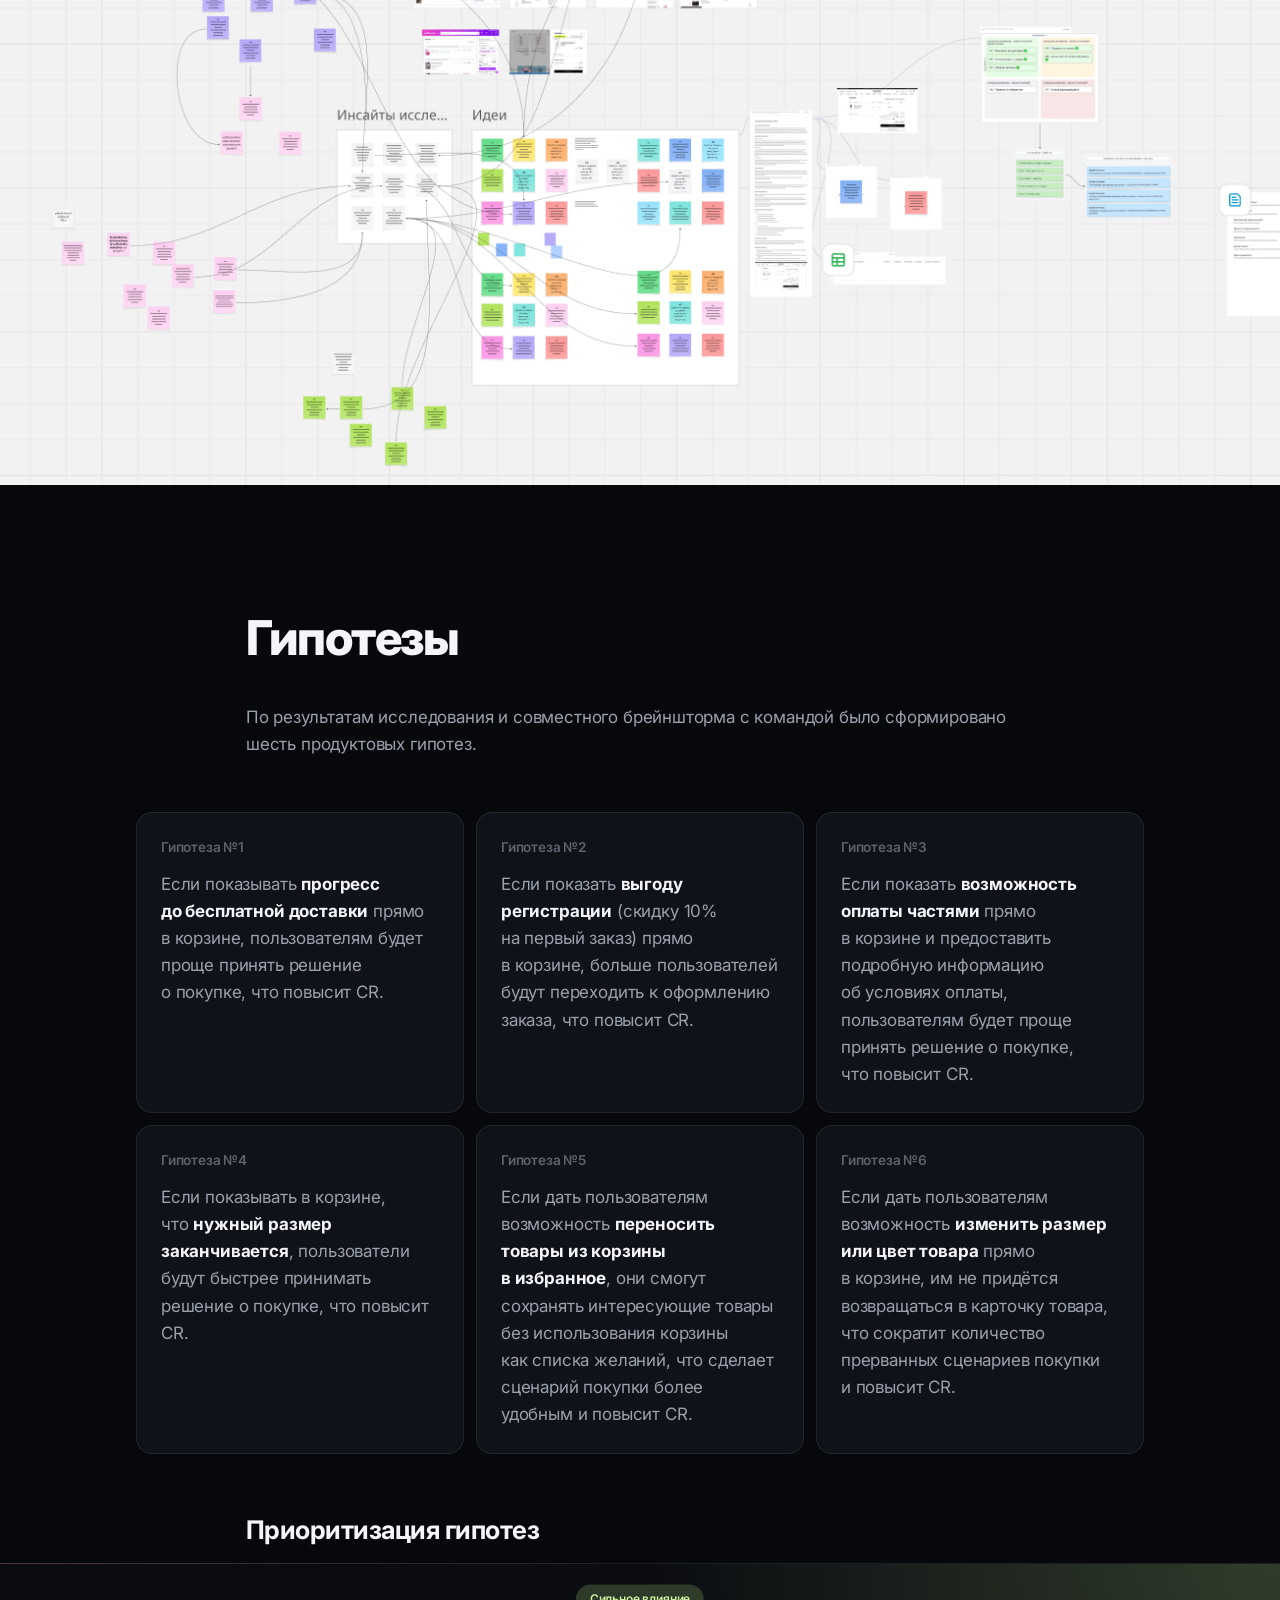
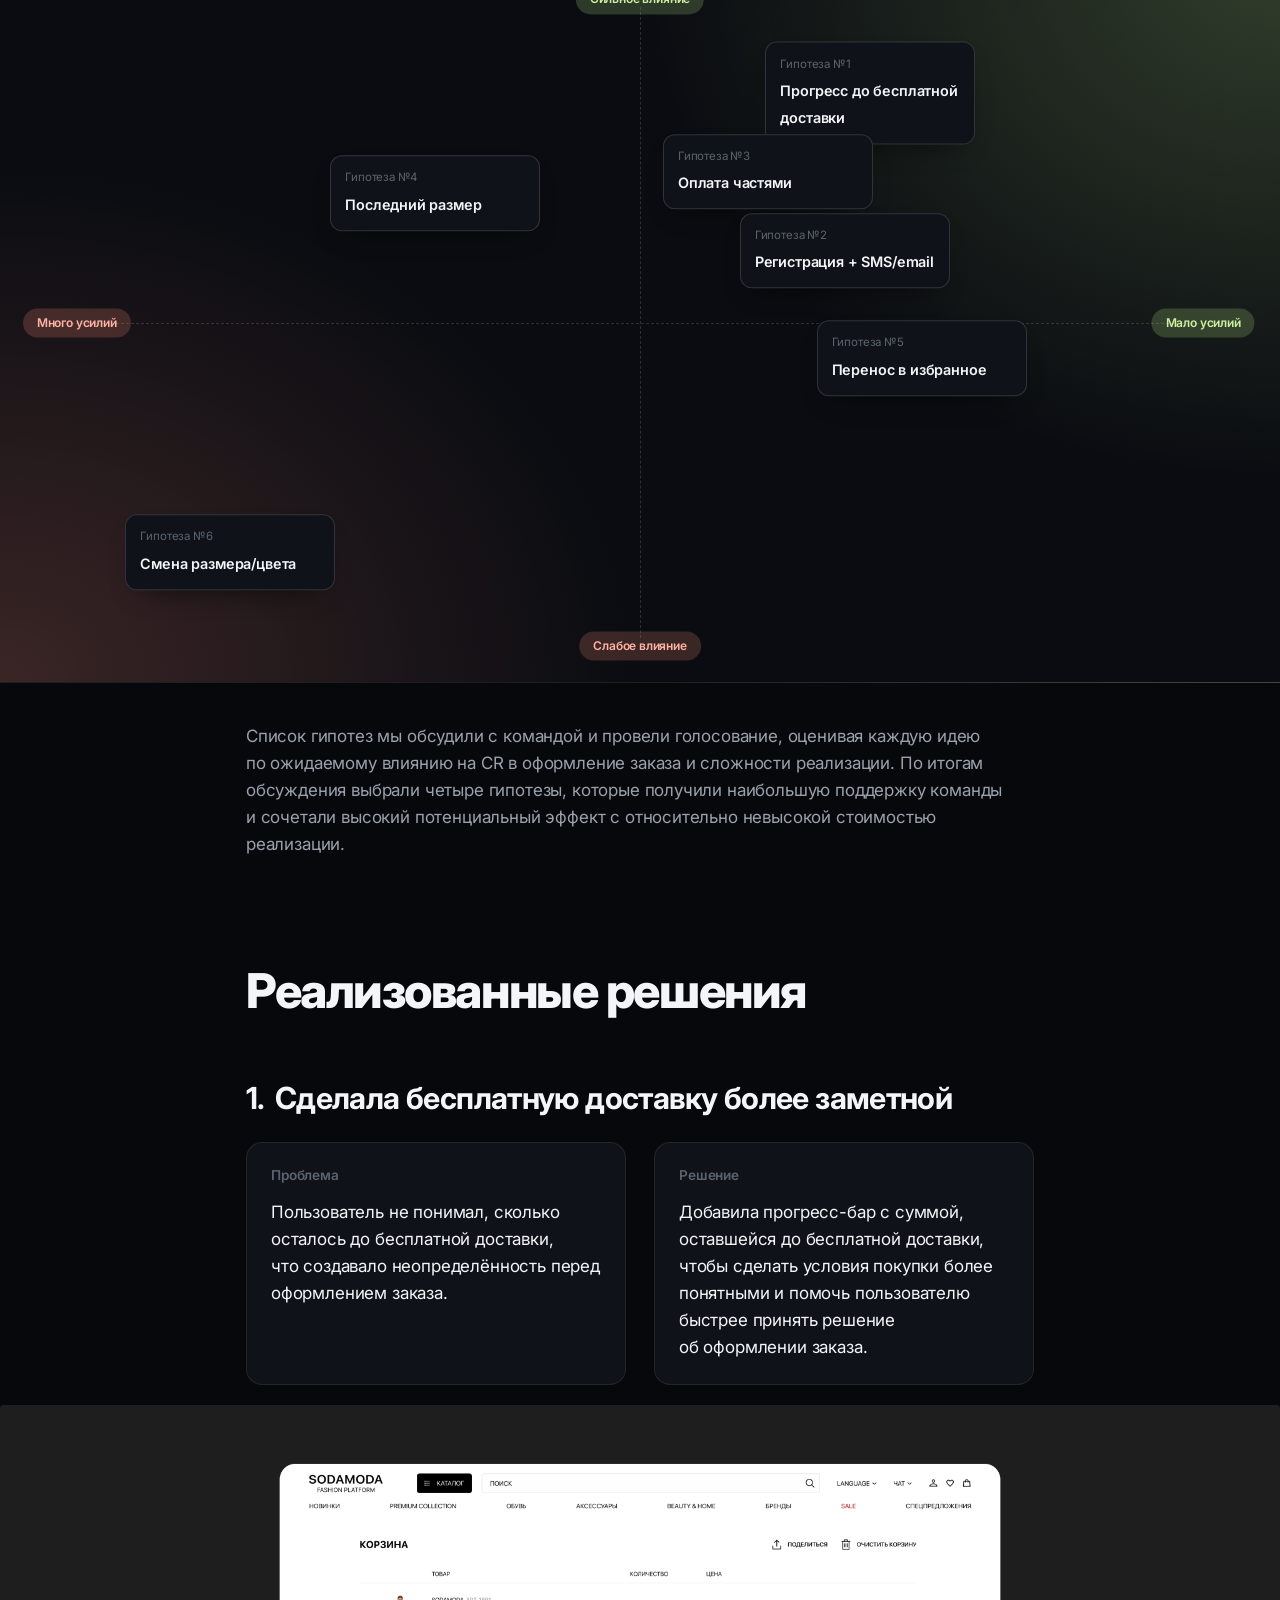
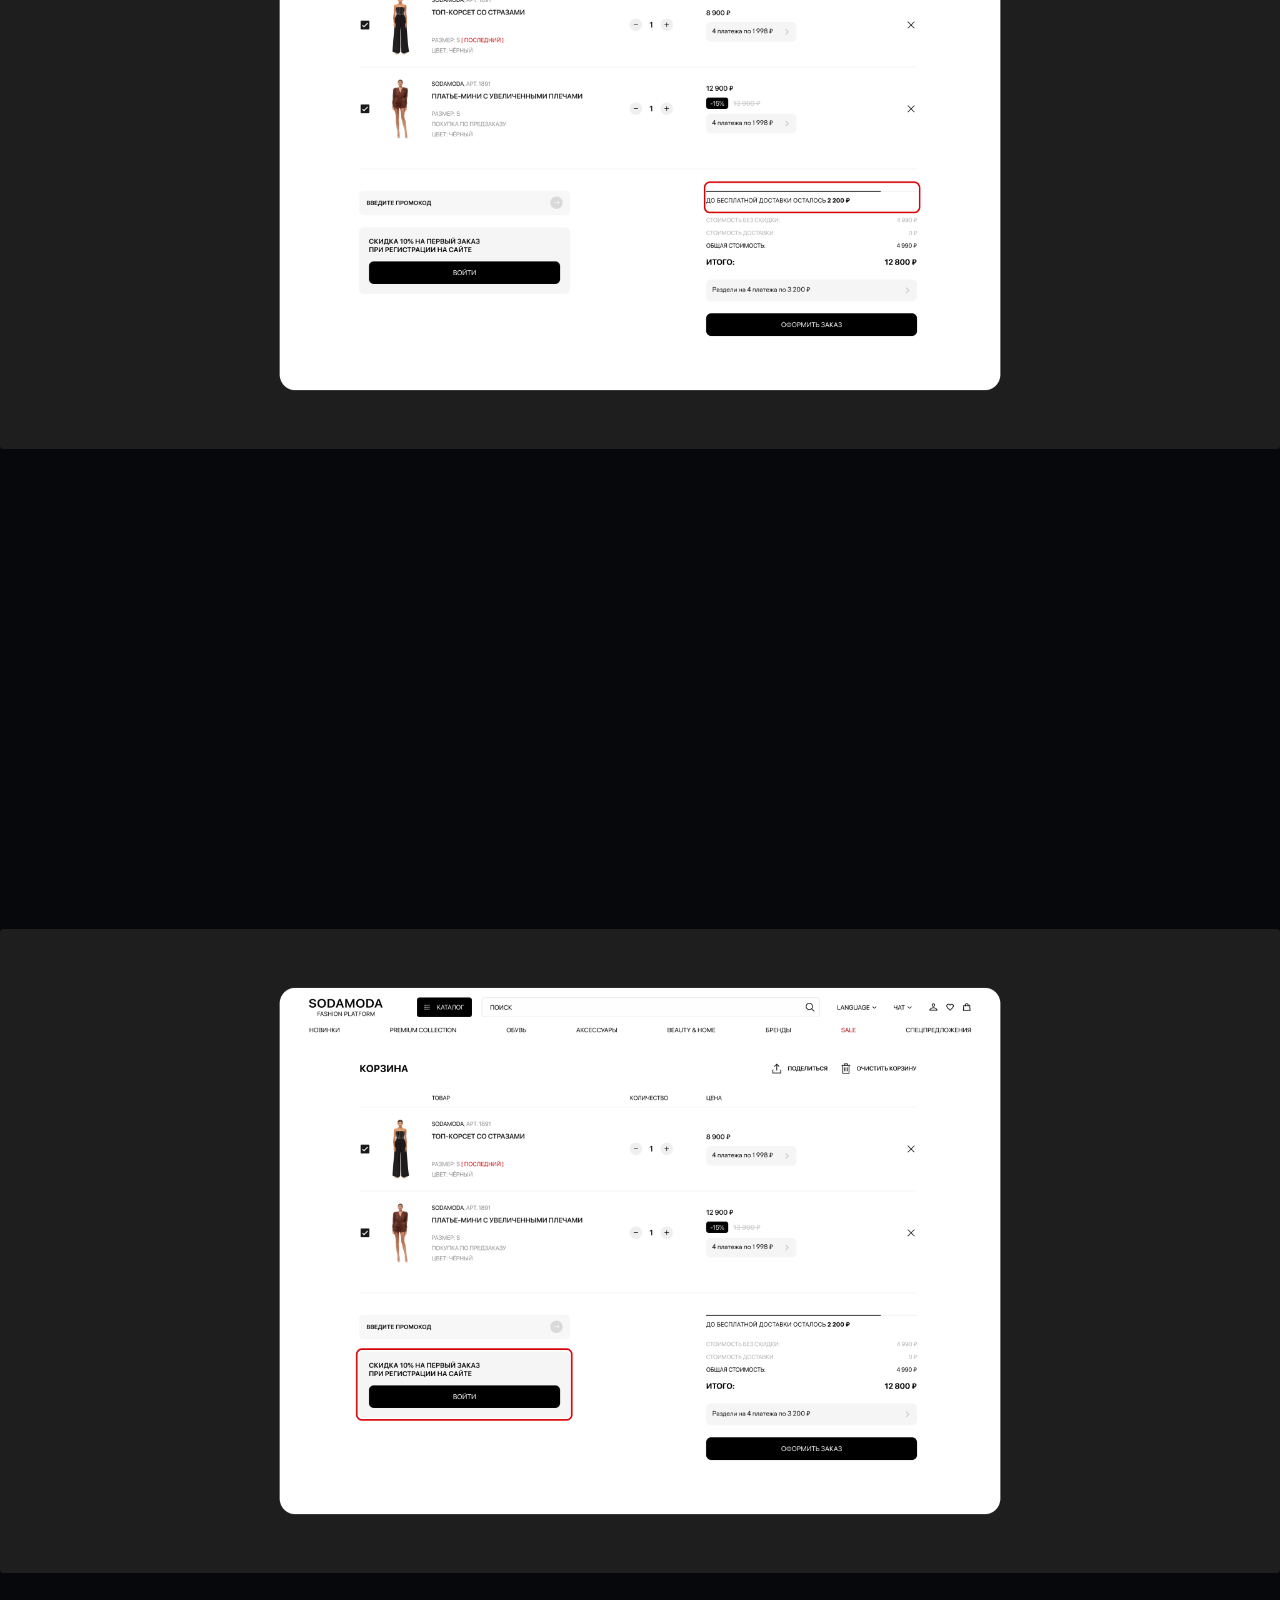
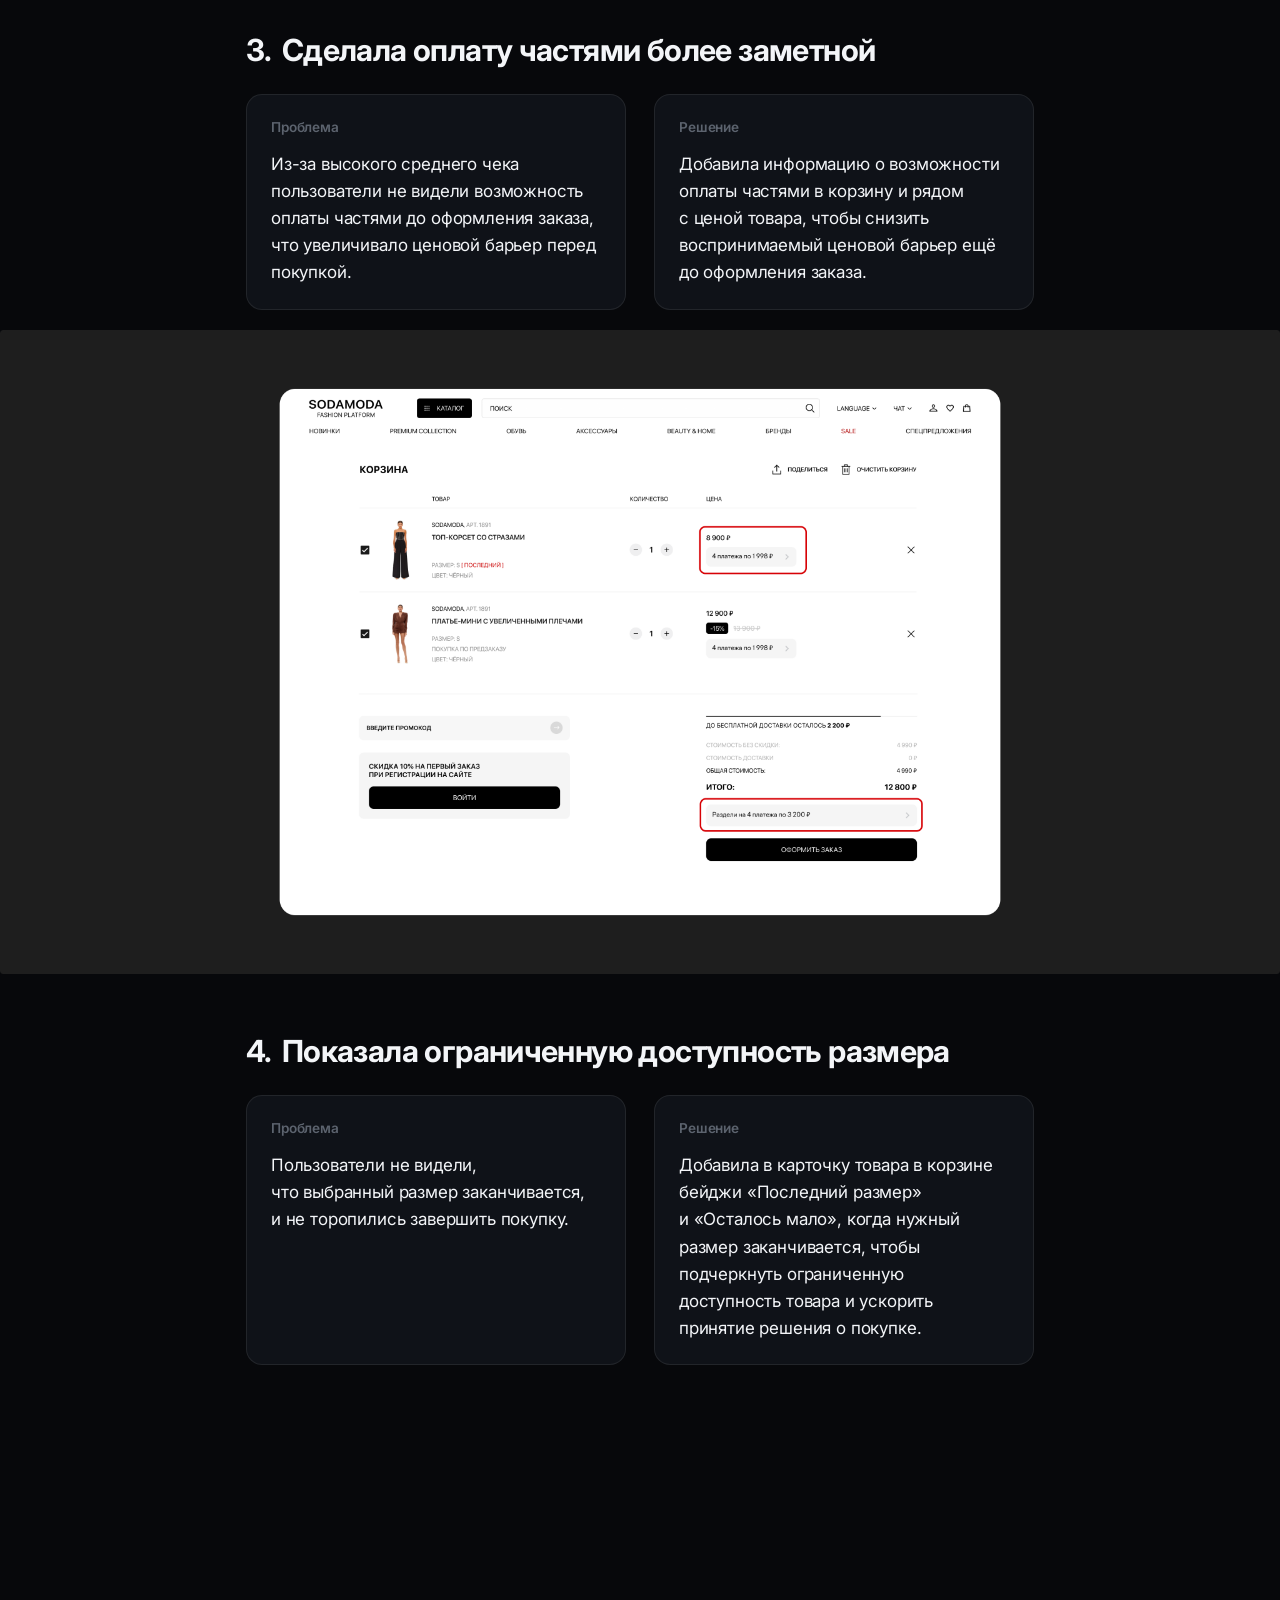
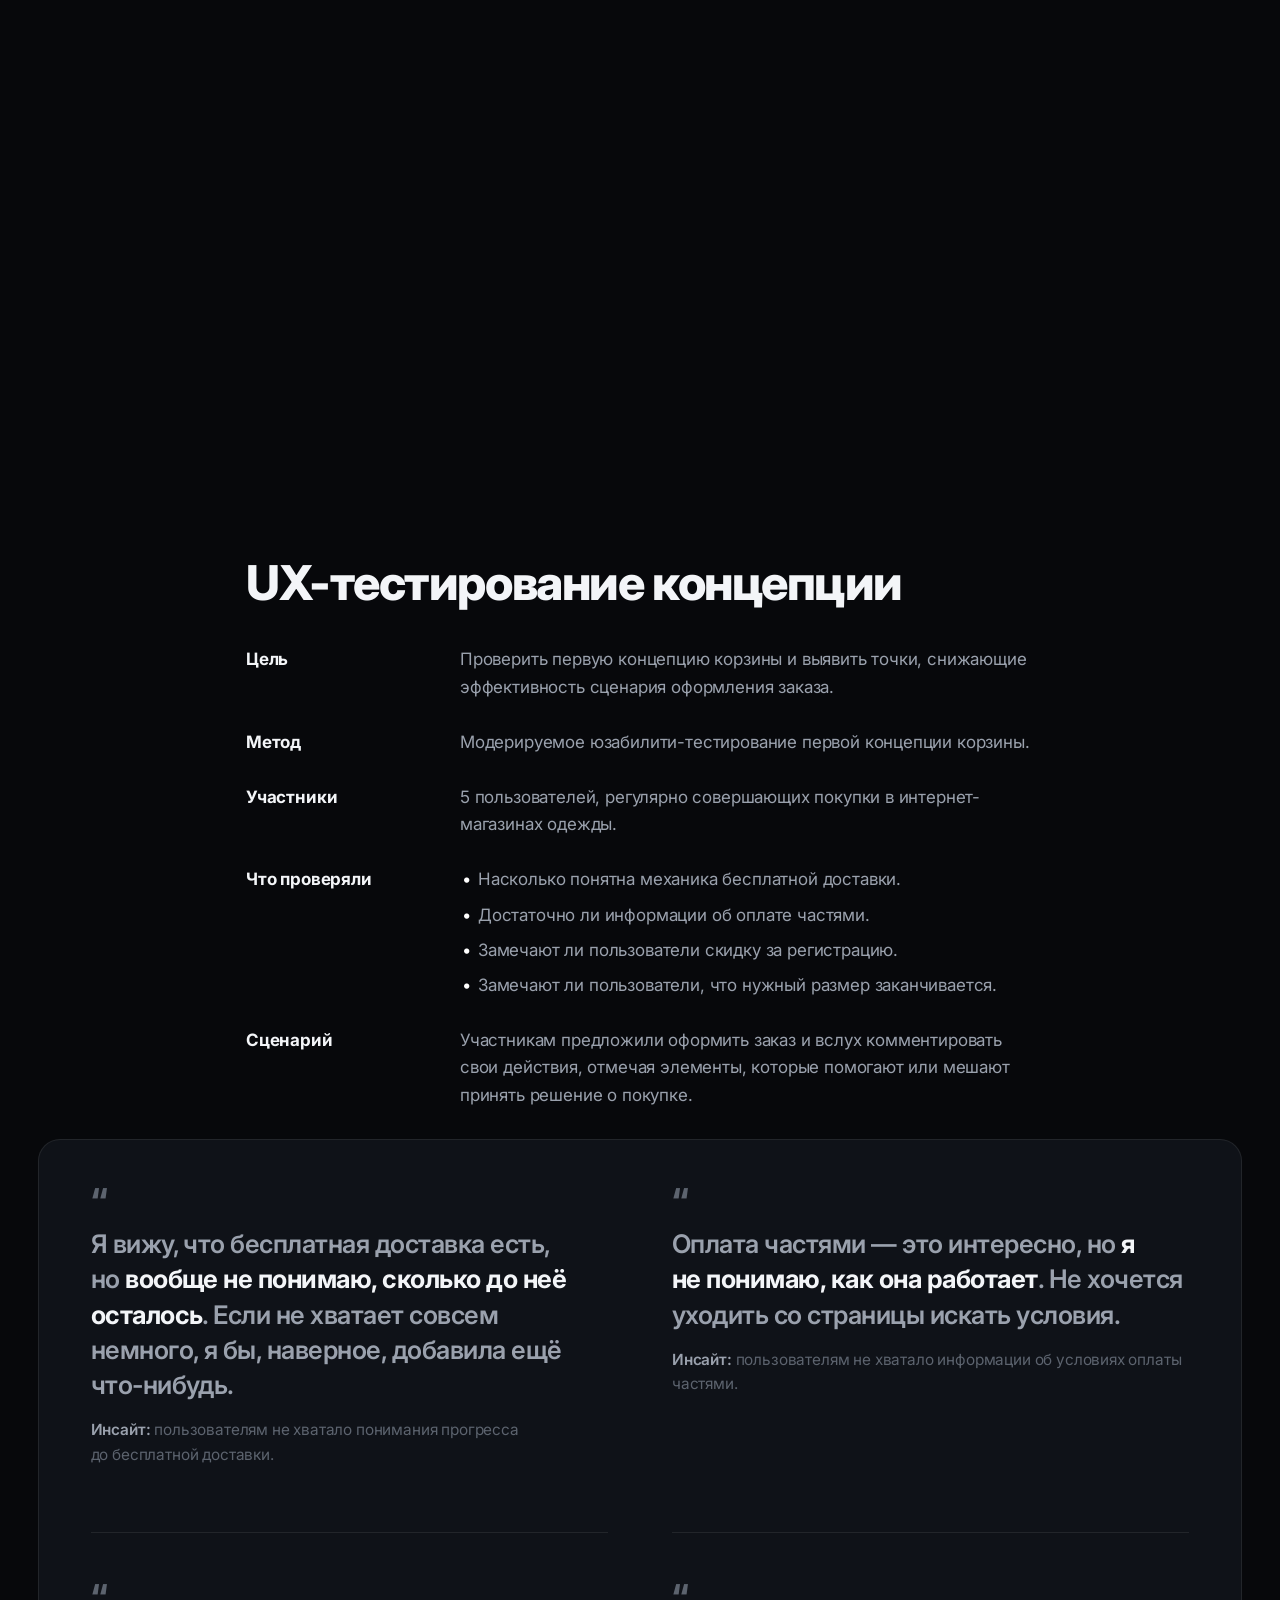
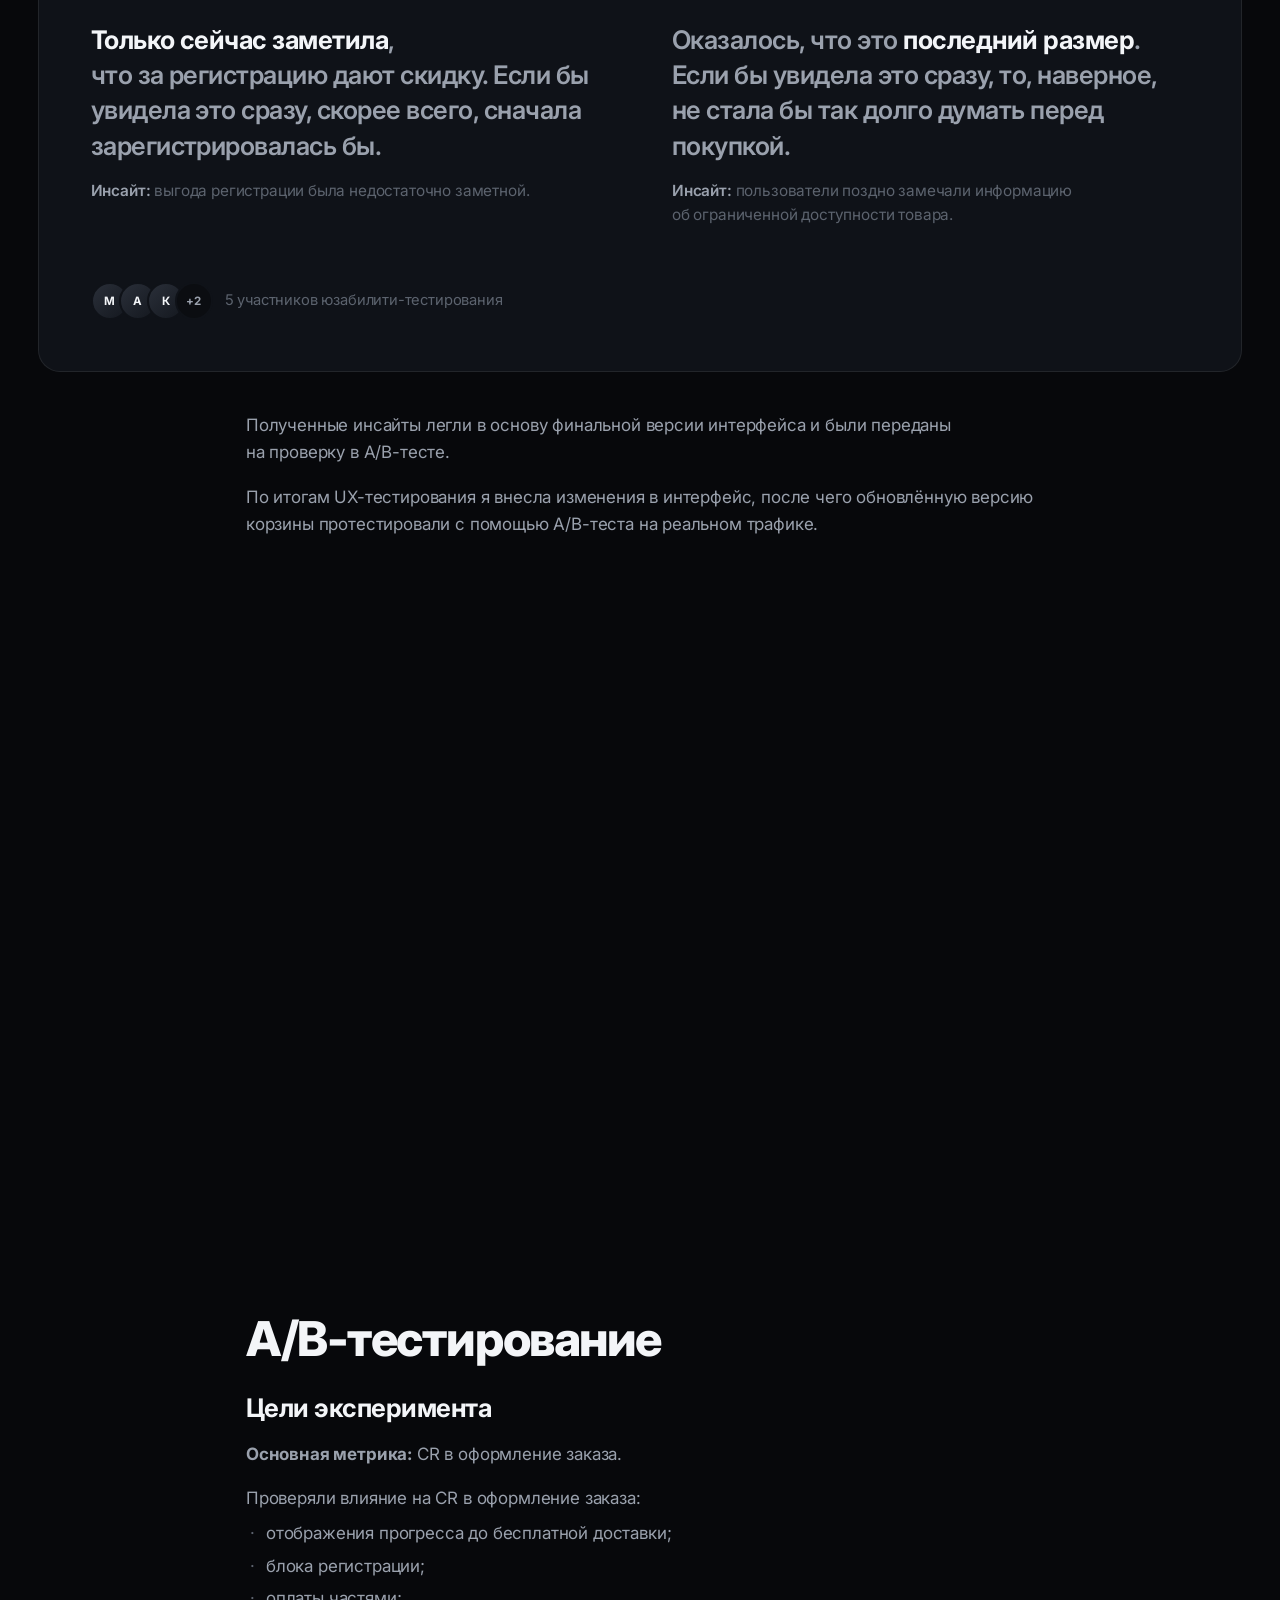
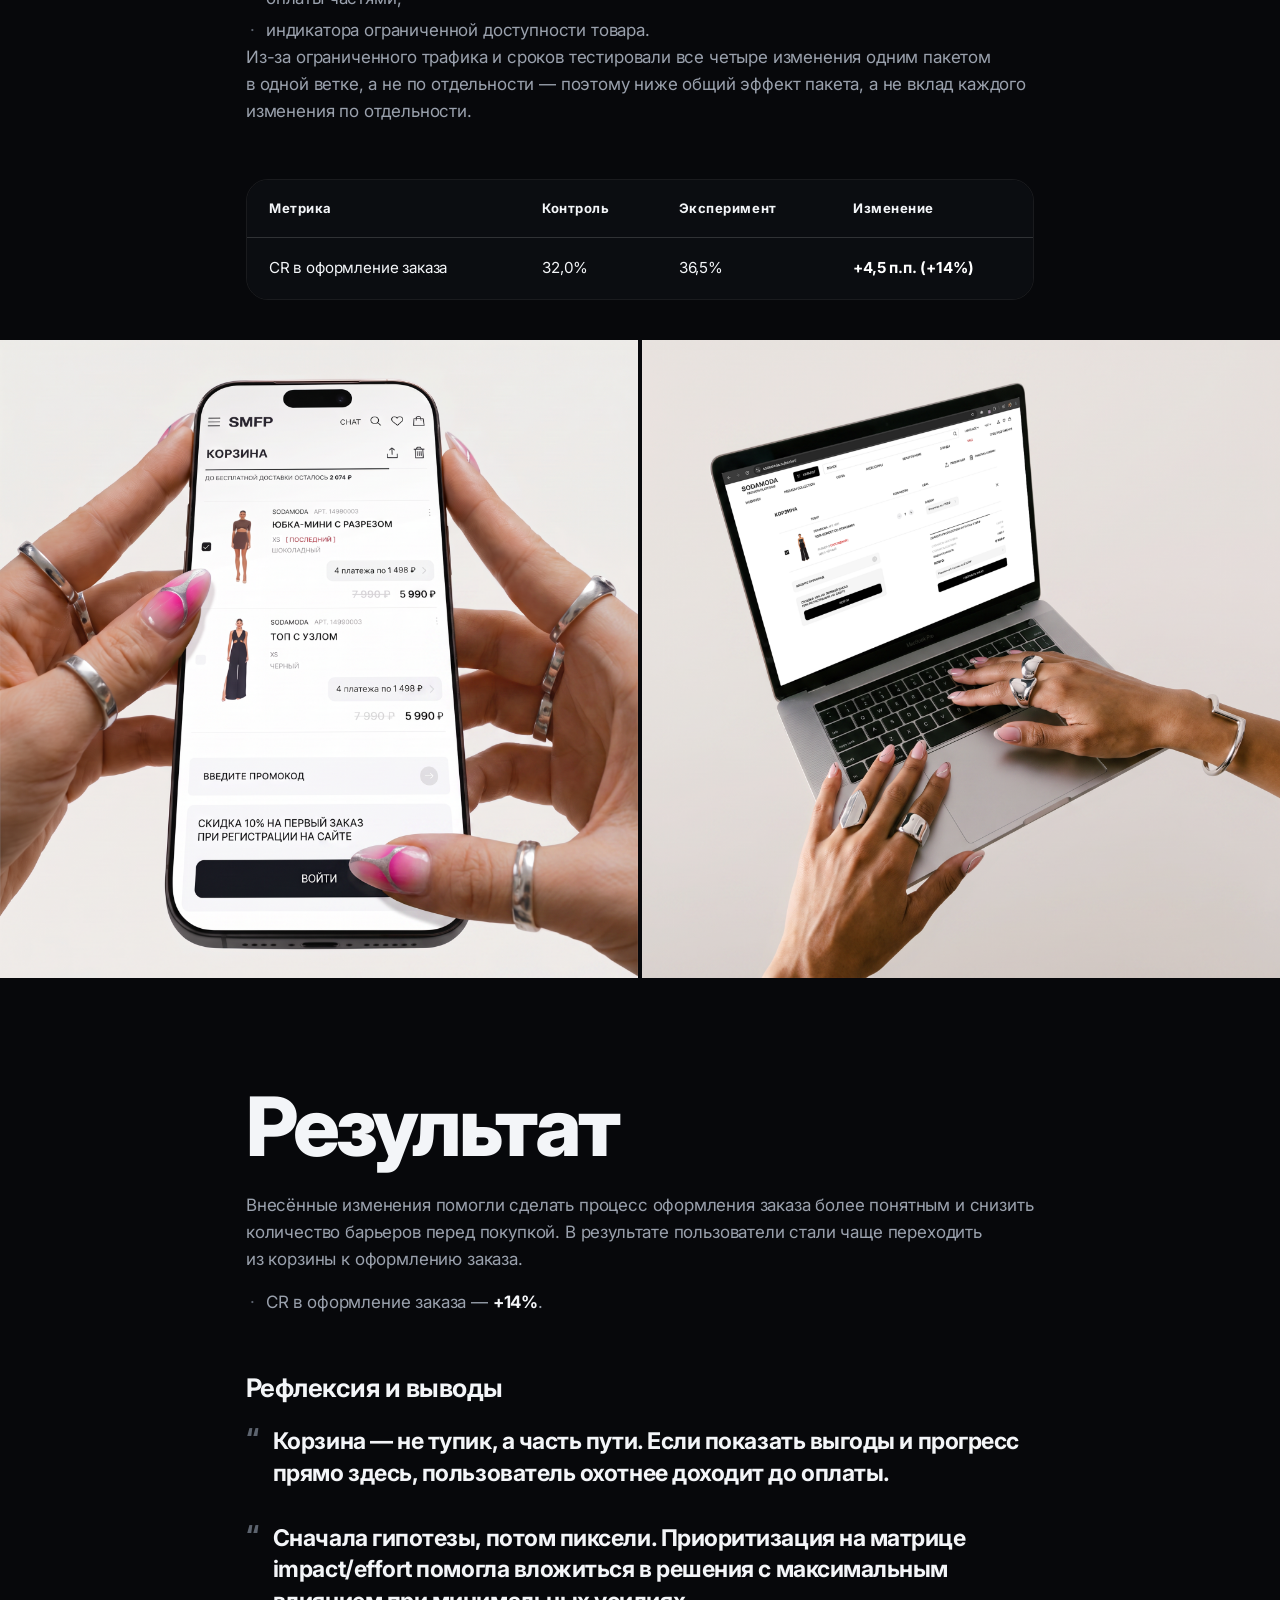
<file: case-sodamoda.html>
<!doctype html>
<html lang="ru">
  <head>
    <meta charset="utf-8" />
    <meta name="viewport" content="width=device-width, initial-scale=1, viewport-fit=cover" />
    <title>Кейс · Улучшение UX корзины покупок для sodamoda.ru</title>
    <meta
      name="description"
      content="Кейс: переработка UX корзины покупок для fashion-платформы sodamoda.ru. Исследование, гипотезы, решения, UX- и A/B-тестирование. +14% CR в оформление заказа."
    />

    <link rel="preconnect" href="https://fonts.googleapis.com" />
    <link rel="preconnect" href="https://fonts.gstatic.com" crossorigin />
    <link
      href="https://fonts.googleapis.com/css2?family=Inter:wght@300;400;500;600;700;800;900&display=swap"
      rel="stylesheet"
    />
    <link rel="stylesheet" href="css/case.css" />
    <link rel="icon" type="image/jpeg" href="assets/favicon.jpg" />
  </head>
  <body>
    <!-- ============================ TOP BAR ============================ -->
    <header class="topbar">
      <div class="wrap">
        <div class="col topbar__row">
          <a class="topbar__back" href="index.html">← На главную</a>
          <a class="topbar__lang" href="case-sodamoda-en.html">EN</a>
        </div>
      </div>
    </header>

    <!-- ============================ HERO ============================ -->
    <section class="hero wrap" id="overview">
      <div class="col">
        <p class="hero__meta">
          Fashion-tech, маркетплейс
        </p>

        <h1 class="hero__title">Улучшение UX корзины покупок для sodamoda.ru</h1>

        <p class="hero__lead">
          Переработала UX корзины на основе глубоких исследований и аналитики
          и увеличила CR в оформление заказа на&nbsp;14%.
        </p>

        <ul class="specs">
          <li><span class="specs__k">Моя роль:</span> Product Designer</li>
          <li><span class="specs__k">Команда:</span> CPO, Frontend Developer, Backend Developer</li>
          <li><span class="specs__k">Платформы:</span> Web, Mobile</li>
        </ul>
      </div>
    </section>

    <figure class="shot shot--pad reveal">
      <img src="assets/images/case-hero.jpg" alt="Корзина sodamoda.ru" />
    </figure>

    <!-- ============================ ПРОБЛЕМА ============================ -->
    <section class="section" id="problem">
      <div class="wrap col">
        <h2 class="h2">Проблема</h2>
        <p class="lead">
          При анализе продуктовой аналитики я заметила, что значительная часть пользователей
          добавляет товары в корзину, но не переходит к оформлению заказа. Этот этап показался
          мне одной из наиболее перспективных точек роста конверсии, поэтому я решила разобраться,
          какие барьеры мешают пользователям сделать следующий шаг. Для этого я провела исследование.
        </p>

        <div class="callout">
          <div class="callout__icon">✳</div>
          <p>
            Согласно исследованию <a href="https://baymard.com/lists/cart-abandonment-rate" target="_blank" rel="noopener">Baymard Institute</a>, в среднем 70,19% корзин в e-commerce
            остаются брошенными. При этом исследователи отмечают, что за счёт улучшения UX
            корзины и оформления заказа крупные интернет-магазины могут увеличить конверсию
            в среднем на 35,26%, поскольку многие потери происходят именно из-за проблем
            пользовательского опыта.
          </p>
        </div>

      </div>
    </section>

    <!-- ============================ ИССЛЕДОВАНИЕ ============================ -->
    <section class="section" id="research">
      <div class="wrap col">
        <h2 class="h2">Исследование</h2>
        <p>Перед проектированием решений я изучила лучшие практики e-commerce и отраслевые исследования, а также разобрала корзины конкурентов.</p>
      </div>

      <div class="wrap col">
        <h3 class="h3" style="margin-top:clamp(28px,4vw,44px)">Исследование рынка</h3>
      </div>

      <figure class="shot reveal">
        <img src="assets/images/Исследование рынка.png" alt="Анализ корзин конкурентов" />
        <figcaption class="shot__cap">Анализ корзин конкурентов: Ozon, Wildberries, Farfetch, Золотое Яблоко, Lamoda</figcaption>
      </figure>

      <div class="wrap col">
        <div class="research__item">
          <h3 class="h3">Бесплатная доставка</h3>
          <p>В существующей корзине отсутствовала информация о бесплатной доставке и сумме, необходимой для её получения.</p>
          <div class="callout"><div class="callout__icon">✳</div><p>Согласно <a href="https://baymard.com/lists/cart-abandonment-rate" target="_blank" rel="noopener">Baymard Institute</a>, отображение информации о бесплатной доставке прямо в корзине помогает сделать условия покупки более понятными для пользователей.</p></div>
        </div>

        <div class="research__item">
          <h3 class="h3">Регистрация помогает вернуть пользователей с брошенной корзиной</h3>
          <p>Пользователи получают скидку 10% на первый заказ после регистрации, однако в корзине эта возможность никак не была обозначена. Из-за этого часть пользователей оформляла заказ без авторизации и не пользовалась доступной выгодой. Кроме того, регистрация позволяет использовать email- и SMS-напоминания для возврата пользователей с брошенной корзиной.</p>
          <div class="callout"><div class="callout__icon">✳</div><p>HubSpot Research: бонус за регистрацию увеличивает конверсию в покупку до 18%.</p></div>
        </div>

        <div class="research__item">
          <h3 class="h3">Информация о рассрочке снижает ценовой барьер</h3>
          <p>Sodamoda работает в премиальном сегменте, где средний чек значительно выше массового рынка. Для таких покупок возможность оплаты частями помогает снизить психологический барьер и сделать дорогостоящие товары доступнее без снижения их воспринимаемой ценности.</p>
          <div class="callout"><div class="callout__icon">✳</div><p>Исследования рынка <a href="https://stripe.com/blog/testing-the-impact-of-buy-now-pay-later" target="_blank" rel="noopener">Buy Now, Pay Later (BNPL)</a> показывают, что возможность оплаты частями повышает конверсию, увеличивает средний чек и снижает количество брошенных корзин, особенно при покупке товаров с высокой стоимостью.</p></div>
        </div>

        <div class="research__item">
          <h3 class="h3">Последний размер</h3>
          <p>Пользователи не видели, что нужный размер заканчивается.</p>
          <div class="callout"><div class="callout__icon">✳</div><p>Согласно принципу дефицита (Scarcity Effect), ограниченная доступность товара повышает вероятность принятия решения о покупке.</p></div>
        </div>

      </div>
    </section>

    <!-- ============================ БРЕЙНШТОРМ ============================ -->
    <section class="section" id="brainstorm">
      <div class="wrap col">
        <h2 class="h2 h2--xl">Брейншторм</h2>
        <p class="closing">
          После завершения исследования я инициировала брейншторм с командой. На основе полученных
          инсайтов мы сформировали и приоритизировали гипотезы, которые легли в основу дальнейшей
          разработки решений.
        </p>
      </div>

      <figure class="shot reveal">
        <img src="assets/images/Брейншторм.png" alt="Брейншторм с командой" />
      </figure>
    </section>

    <!-- ============================ ГИПОТЕЗЫ ============================ -->
    <section class="section" id="hypotheses">
      <div class="wrap col">
        <div class="hypos__head">
          <h2 class="h2">Гипотезы</h2>
        </div>
        <p>По результатам исследования и совместного брейншторма с командой было сформировано шесть продуктовых гипотез.</p>
      </div>

      <div class="wrap">
        <div class="hypos">
          <article class="hypo reveal"><span class="hypo__tag">Гипотеза №1</span><p>Если показывать <b>прогресс до бесплатной доставки</b> прямо в корзине, пользователям будет проще принять решение о покупке, что повысит CR.</p></article>
          <article class="hypo reveal"><span class="hypo__tag">Гипотеза №2</span><p>Если показать <b>выгоду регистрации</b> (скидку 10% на первый заказ) прямо в корзине, больше пользователей будут переходить к оформлению заказа, что повысит CR.</p></article>
          <article class="hypo reveal"><span class="hypo__tag">Гипотеза №3</span><p>Если показать <b>возможность оплаты частями</b> прямо в корзине и предоставить подробную информацию об условиях оплаты, пользователям будет проще принять решение о покупке, что повысит CR.</p></article>
          <article class="hypo reveal"><span class="hypo__tag">Гипотеза №4</span><p>Если показывать в корзине, что <b>нужный размер заканчивается</b>, пользователи будут быстрее принимать решение о покупке, что повысит CR.</p></article>
          <article class="hypo reveal"><span class="hypo__tag">Гипотеза №5</span><p>Если дать пользователям возможность <b>переносить товары из корзины в избранное</b>, они смогут сохранять интересующие товары без использования корзины как списка желаний, что сделает сценарий покупки более удобным и повысит CR.</p></article>
          <article class="hypo reveal"><span class="hypo__tag">Гипотеза №6</span><p>Если дать пользователям возможность <b>изменить размер или цвет товара</b> прямо в корзине, им не придётся возвращаться в карточку товара, что сократит количество прерванных сценариев покупки и повысит CR.</p></article>
        </div>

      </div>

      <div class="wrap col">
        <h3 class="h3" style="margin-top:clamp(36px,5vw,56px)">Приоритизация гипотез</h3>
      </div>
      <div class="matrix-bleed">
        <div class="matrix reveal">
            <span class="matrix__v"></span>
            <span class="matrix__h"></span>
            <span class="matrix__chip matrix__chip--good chip-top">Сильное влияние</span>
            <span class="matrix__chip matrix__chip--cool chip-bottom">Слабое влияние</span>
            <span class="matrix__chip matrix__chip--cool chip-left">Много усилий</span>
            <span class="matrix__chip matrix__chip--good chip-right">Мало усилий</span>

            <div class="mcard mcard--hi" style="left:68%; top:18%"><span>Гипотеза №1</span><b>Прогресс до бесплатной доставки</b></div>
            <div class="mcard" style="left:60%; top:29%"><span>Гипотеза №3</span><b>Оплата частями</b></div>
            <div class="mcard" style="left:66%; top:40%"><span>Гипотеза №2</span><b>Регистрация + SMS/email</b></div>
            <div class="mcard" style="left:34%; top:32%"><span>Гипотеза №4</span><b>Последний размер</b></div>
            <div class="mcard" style="left:72%; top:55%"><span>Гипотеза №5</span><b>Перенос в избранное</b></div>
            <div class="mcard mcard--lo" style="left:18%; top:82%"><span>Гипотеза №6</span><b>Смена размера/цвета</b></div>
          </div>
      </div>

      <div class="wrap col">
        <p class="closing">Список гипотез мы обсудили с командой и провели голосование, оценивая каждую идею по ожидаемому влиянию на CR в оформление заказа и сложности реализации. По итогам обсуждения выбрали четыре гипотезы, которые получили наибольшую поддержку команды и сочетали высокий потенциальный эффект с относительно невысокой стоимостью реализации.</p>
      </div>
    </section>

    <!-- ============================ РЕШЕНИЯ ============================ -->
    <section class="section" id="solutions">
      <div class="wrap col"><h2 class="h2">Реализованные решения</h2></div>

      <!-- 1 -->
      <div class="wrap col">
        <article class="solution reveal">
          <div class="solution__head"><span class="solution__num">1</span><h3 class="solution__title">Сделала бесплатную доставку более заметной</h3></div>
          <div class="solution__cols">
            <div class="solution__col"><h4>Проблема</h4><p>Пользователь не понимал, сколько осталось до бесплатной доставки, что создавало неопределённость перед оформлением заказа.</p></div>
            <div class="solution__col"><h4>Решение</h4><p>Добавила прогресс-бар с суммой, оставшейся до бесплатной доставки, чтобы сделать условия покупки более понятными и помочь пользователю быстрее принять решение об оформлении заказа.</p></div>
          </div>
        </article>
      </div>
      <figure class="shot reveal"><img src="assets/images/Решения/Бесплатная Доставка.png" alt="Прогресс до бесплатной доставки" /></figure>
      <!-- 2 -->
      <div class="wrap col">
        <article class="solution reveal">
          <div class="solution__head"><span class="solution__num">2</span><h3 class="solution__title">Повысила заметность регистрации</h3></div>
          <div class="solution__cols">
            <div class="solution__col"><h4>Проблема</h4><p>Пользователи не знали о скидке на первый заказ и не видели причин регистрироваться. В результате компания не могла использовать email- и SMS-уведомления для возврата пользователей с брошенной корзиной.</p></div>
            <div class="solution__col"><h4>Решение</h4><p>Добавила в корзину блок со скидкой 10% на первый заказ, чтобы мотивировать пользователей авторизоваться до оформления покупки.</p><p>Это сделало выгоду регистрации заметнее и позволило использовать email- и SMS-уведомления для возврата пользователей с брошенной корзиной.</p></div>
          </div>
        </article>
      </div>
      <figure class="shot reveal"><img src="assets/images/Решения/Скидка за регистрацию.png" alt="Скидка за регистрацию в корзине" /></figure>
      <!-- 3 -->
      <div class="wrap col">
        <article class="solution reveal">
          <div class="solution__head"><span class="solution__num">3</span><h3 class="solution__title">Сделала оплату частями более заметной</h3></div>
          <div class="solution__cols">
            <div class="solution__col"><h4>Проблема</h4><p>Из-за высокого среднего чека пользователи не видели возможность оплаты частями до оформления заказа, что увеличивало ценовой барьер перед покупкой.</p></div>
            <div class="solution__col"><h4>Решение</h4><p>Добавила информацию о возможности оплаты частями в корзину и рядом с ценой товара, чтобы снизить воспринимаемый ценовой барьер ещё до оформления заказа.</p></div>
          </div>
        </article>
      </div>
      <figure class="shot reveal"><img src="assets/images/Решения/Оплата частями.png" alt="Оплата частями в корзине" /></figure>
      <!-- 4 -->
      <div class="wrap col">
        <article class="solution reveal">
          <div class="solution__head"><span class="solution__num">4</span><h3 class="solution__title">Показала ограниченную доступность размера</h3></div>
          <div class="solution__cols">
            <div class="solution__col"><h4>Проблема</h4><p>Пользователи не видели, что выбранный размер заканчивается, и не торопились завершить покупку.</p></div>
            <div class="solution__col"><h4>Решение</h4><p>Добавила в карточку товара в корзине бейджи «Последний размер» и «Осталось мало», когда нужный размер заканчивается, чтобы подчеркнуть ограниченную доступность товара и ускорить принятие решения о покупке.</p></div>
          </div>
        </article>
      </div>
      <figure class="shot reveal"><img src="assets/images/Решения/Последний размер.png" alt="Бейдж «Последний размер» в корзине" /></figure>
    </section>

    <!-- ============================ UX-ТЕСТИРОВАНИЕ ============================ -->
    <section class="section" id="testing">
      <div class="wrap col">
        <h2 class="h2">UX-тестирование концепции</h2>

        <dl class="deflist">
          <div><dt>Цель</dt><dd>Проверить первую концепцию корзины и выявить точки, снижающие эффективность сценария оформления заказа.</dd></div>
          <div><dt>Метод</dt><dd>Модерируемое юзабилити-тестирование первой концепции корзины.</dd></div>
          <div><dt>Участники</dt><dd>5 пользователей, регулярно совершающих покупки в интернет-магазинах одежды.</dd></div>
          <div>
            <dt>Что проверяли</dt>
            <dd>
              <ul>
                <li>Насколько понятна механика бесплатной доставки.</li>
                <li>Достаточно ли информации об оплате частями.</li>
                <li>Замечают ли пользователи скидку за регистрацию.</li>
                <li>Замечают ли пользователи, что нужный размер заканчивается.</li>
              </ul>
            </dd>
          </div>
          <div><dt>Сценарий</dt><dd>Участникам предложили оформить заказ и вслух комментировать свои действия, отмечая элементы, которые помогают или мешают принять решение о покупке.</dd></div>
        </dl>
      </div>

      <div class="quotes-bleed">
        <div class="quotes reveal">
          <div class="quotes__grid">
            <div class="quote">
              <div class="quote__mark">“</div>
              <p class="quote__text">Я вижу, что бесплатная доставка есть, но <b>вообще не понимаю, сколько до неё осталось</b>. Если не хватает совсем немного, я бы, наверное, добавила ещё что-нибудь.</p>
              <p class="quote__insight"><b>Инсайт:</b> пользователям не хватало понимания прогресса до бесплатной доставки.</p>
            </div>
            <div class="quote">
              <div class="quote__mark">“</div>
              <p class="quote__text">Оплата частями — это интересно, но <b>я не понимаю, как она работает</b>. Не хочется уходить со страницы искать условия.</p>
              <p class="quote__insight"><b>Инсайт:</b> пользователям не хватало информации об условиях оплаты частями.</p>
            </div>
            <div class="quote">
              <div class="quote__mark">“</div>
              <p class="quote__text"><b>Только сейчас заметила</b>, что за регистрацию дают скидку. Если бы увидела это сразу, скорее всего, сначала зарегистрировалась бы.</p>
              <p class="quote__insight"><b>Инсайт:</b> выгода регистрации была недостаточно заметной.</p>
            </div>
            <div class="quote">
              <div class="quote__mark">“</div>
              <p class="quote__text">Оказалось, что это <b>последний размер</b>. Если бы увидела это сразу, то, наверное, не стала бы так долго думать перед покупкой.</p>
              <p class="quote__insight"><b>Инсайт:</b> пользователи поздно замечали информацию об ограниченной доступности товара.</p>
            </div>
          </div>
          <div class="quotes__people">
            <div class="quotes__avatars">
              <span class="avatar">М</span>
              <span class="avatar">А</span>
              <span class="avatar">К</span>
              <span class="avatar avatar--more">+2</span>
            </div>
            <span class="quotes__caption">5 участников юзабилити-тестирования</span>
          </div>
        </div>
      </div>

      <div class="wrap col">
        <p class="closing">Полученные инсайты легли в основу финальной версии интерфейса и были переданы на проверку в A/B-тесте.</p>
        <p>По итогам UX-тестирования я внесла изменения в интерфейс, после чего обновлённую версию корзины протестировали с помощью A/B-теста на реальном трафике.</p>
      </div>

      <figure class="shot reveal">
        <img src="assets/images/До после.png" alt="Изменения после UX-теста" />
        <figcaption class="shot__cap">Изменения после UX-теста</figcaption>
      </figure>
    </section>

    <!-- ============================ A/B ============================ -->
    <section class="section" id="ab">
      <div class="wrap col">
        <h2 class="h2">A/B-тестирование</h2>
        <h3 class="h3">Цели эксперимента</h3>

        <p><b>Основная метрика:</b> CR в оформление заказа.</p>
        <p>Проверяли влияние на CR в оформление заказа:</p>
        <ul class="goal-list"><li>отображения прогресса до бесплатной доставки;</li><li>блока регистрации;</li><li>оплаты частями;</li><li>индикатора ограниченной доступности товара.</li></ul>
        <p>Из-за ограниченного трафика и сроков тестировали все четыре изменения одним пакетом в одной ветке, а не по отдельности — поэтому ниже общий эффект пакета, а не вклад каждого изменения по отдельности.</p>

        <div class="table-wrap">
          <table class="ab">
            <thead>
              <tr><th>Метрика</th><th>Контроль</th><th>Эксперимент</th><th>Изменение</th></tr>
            </thead>
            <tbody>
              <tr>
                <td>CR в оформление заказа</td>
                <td>32,0%</td><td>36,5%</td><td><span class="delta">+4,5&nbsp;п.п. (+14%)</span></td>
              </tr>
            </tbody>
          </table>
        </div>
      </div>

      <div class="shots-2">
        <img src="assets/images/Мокап 1.png" alt="Мокап 1" />
        <img src="assets/images/Мокап 2.png" alt="Мокап 2" />
      </div>
    </section>

    <!-- ============================ ВЫВОД ============================ -->
    <section class="section" id="outcome">
      <div class="wrap col">
        <h2 class="h2 h2--xl">Результат</h2>

        <p>
          Внесённые изменения помогли сделать процесс оформления заказа более понятным и снизить количество барьеров перед покупкой. В результате пользователи стали чаще переходить из корзины к оформлению заказа.
        </p>
        <ul class="outcome-list">
          <li>CR в оформление заказа — <b>+14%</b>.</li>
        </ul>
      </div>

      <div class="wrap col">

        <h3 class="h3" style="margin-top:clamp(32px,5vw,52px)">Рефлексия и выводы</h3>
        <div class="reflections">
          <div class="reflection">
            <span class="reflection__mark">“</span>
            <p>Корзина — не тупик, а часть пути. Если показать выгоды и прогресс прямо здесь, пользователь охотнее доходит до оплаты.</p>
          </div>
          <div class="reflection">
            <span class="reflection__mark">“</span>
            <p>Сначала гипотезы, потом пиксели. Приоритизация на матрице impact/effort помогла вложиться в решения с максимальным влиянием при минимальных усилиях.</p>
          </div>
          <div class="reflection">
            <span class="reflection__mark">“</span>
            <p>Цифры важнее мнений. Финальные решения подтвердил не вкус, а UX-тест и A/B на реальном трафике.</p>
          </div>
        </div>
      </div>
    </section>

    <!-- ============================ КОНТАКТ ============================ -->
    <section class="section contact" id="contact">
      <div class="wrap col">
        <h2 class="h2">Буду рада пообщаться</h2>
        <p>Интересно сотрудничество — просто напишите, обсудим задачу.</p>
        <a class="btn" href="https://t.me/mmrialle" target="_blank" rel="noopener">Связаться</a>

        <div class="cardline">
          <span class="cardline__text"><b>Мария Маркова</b> · Продуктовый дизайнер</span>
        </div>
      </div>
    </section>

    <!-- ============================ FLOATING CASE NAV ============================ -->
    <nav class="casedock" aria-label="Навигация по кейсу">
      <a href="#overview">Overview</a>
      <a href="#problem">Проблема</a>
      <a href="#research">Исследование</a>
      <a href="#brainstorm">Брейншторм</a>
      <a href="#hypotheses">Гипотезы</a>
      <a href="#solutions">Решения</a>
      <a href="#testing">Тестирование</a>
      <a href="#ab">A/B</a>
      <a href="#outcome">Вывод</a>
    </nav>

    <script>
      (() => {
        /* scroll reveal */
        const els = document.querySelectorAll(".reveal");
        if (!("IntersectionObserver" in window)) {
          els.forEach((e) => e.classList.add("in"));
        } else {
          const io = new IntersectionObserver((entries, obs) => {
            entries.forEach((e) => {
              if (!e.isIntersecting) return;
              e.target.classList.add("in");
              obs.unobserve(e.target);
            });
          }, { threshold: 0.12, rootMargin: "0px 0px -8% 0px" });
          els.forEach((e) => io.observe(e));
        }

        /* scrollspy for the floating case nav */
        const links = Array.from(document.querySelectorAll(".casedock a"));
        const map = new Map();
        links.forEach((a) => {
          const sec = document.querySelector(a.getAttribute("href"));
          if (sec) map.set(sec, a);
        });
        if ("IntersectionObserver" in window && map.size) {
          const spy = new IntersectionObserver((entries) => {
            entries.forEach((e) => {
              if (!e.isIntersecting) return;
              links.forEach((l) => l.classList.remove("active"));
              const a = map.get(e.target);
              if (a) {
                a.classList.add("active");
                a.scrollIntoView({ block: "nearest", inline: "center" });
              }
            });
          }, { rootMargin: "-45% 0px -50% 0px" });
          map.forEach((_, sec) => spy.observe(sec));
        }
      })();
    </script>
  </body>
</html>
</file>
<file: css/case.css>
/* ============================================================
   Case study — «Улучшение UX корзины покупок для sodamoda.ru»
   Тёмная тема. Текст — центрированной колонкой, картинки — на всю ширину.
   ============================================================ */
:root {
  --bg:        #07080b;
  --bg-2:      #0a0c11;
  --card:      #0f1218;
  --card-2:    #14181f;
  --line:      rgba(255, 255, 255, 0.08);
  --line-2:    rgba(255, 255, 255, 0.14);

  --ink:       #f3f5f8;
  --muted:     #9aa1ad;
  --faint:     #5c636e;

  --accent:    #FF090D;                 /* красный — только для выделения текста */
  --good:      #ffffff;                  /* accent-элементы: нейтральный белый (без зелёного) */
  --good-dim:  rgba(255, 255, 255, 0.09);
  --cool:      #cdd4e0;
  --cool-dim:  rgba(205, 212, 224, 0.12);

  --r:         16px;
  --r-lg:      22px;
  --ease:      cubic-bezier(0.16, 1, 0.3, 1);

  --wide:      1120px;
  --text:      900px;    /* ширина читаемой текстовой колонки, как в референсе */
  --pad:       clamp(20px, 5vw, 56px);

  /* ---------- единая система отступов между блоками ---------- */
  --sp-xs:     clamp(18px, 2.4vw, 26px);
  --sp-sm:     clamp(26px, 3.4vw, 40px);
  --sp-md:     clamp(34px, 4.6vw, 54px);
  --sp-lg:     clamp(46px, 6.2vw, 76px);
  --sp-xl:     clamp(62px, 8.4vw, 108px);
}

* { margin: 0; padding: 0; box-sizing: border-box; }
html { scroll-behavior: smooth; overflow-x: hidden; scroll-padding-top: 72px; }
body { overflow-x: hidden; padding-bottom: 96px; }

body {
  font-family: "Inter", -apple-system, BlinkMacSystemFont, "Segoe UI", sans-serif;
  background: var(--bg);
  color: var(--ink);
  font-size: 17px;
  line-height: 1.6;
  letter-spacing: -0.01em;
  -webkit-font-smoothing: antialiased;
  text-rendering: optimizeLegibility;
}

img { display: block; max-width: 100%; }
a { color: inherit; }
::selection { background: #4d4d4d; color: #fff; }
/* ---------- layout: centered text column ---------- */
.wrap { max-width: var(--wide); margin: 0 auto; padding-inline: var(--pad); }
.col  { max-width: var(--text); margin-inline: auto; }   /* текст посередине */
.section { padding-block: var(--sp-md); }

.eyebrow { font-size: 0.8rem; font-weight: 600; letter-spacing: 0.16em; text-transform: uppercase; color: var(--muted); margin-bottom: 18px; }
.h2 { font-size: clamp(1.9rem, 4vw, 3rem); font-weight: 800; letter-spacing: -0.03em; line-height: 1.05; margin-bottom: 24px; }
.h2--xl { font-size: clamp(2.6rem, 6.4vw, 5.2rem); letter-spacing: -0.04em; line-height: 1.0; }
.h3 { font-size: clamp(1.2rem, 2.2vw, 1.6rem); font-weight: 700; letter-spacing: -0.02em; margin-bottom: 12px; }
.lead { font-size: clamp(1.05rem, 1.6vw, 1.25rem); color: var(--ink); }
p { color: var(--muted); }
p + p { margin-top: 1em; }
.subtitle { color: var(--muted); font-size: 1.1rem; margin-bottom: 32px; }

/* ---------- full-bleed media: картинки на всю ширину экрана ---------- */
.shot {
  width: 100%;
  margin-block: clamp(12px, 1.6vw, 22px);
}
.shot img { width: 100%; display: block; }
.shot__cap { text-align: center; color: var(--faint); font-size: 0.95rem; font-style: italic; padding: 16px var(--pad) 0; }
.shot--pad img { max-width: var(--wide); margin-inline: auto; border-radius: 14px; }

/* ============================ TOP BAR ============================ */
.topbar {
  position: sticky; top: 0; z-index: 50;
  background: rgba(7, 8, 11, 0.72);
  backdrop-filter: saturate(1.4) blur(14px);
  -webkit-backdrop-filter: saturate(1.4) blur(14px);
  border-bottom: 1px solid var(--line);
}
.topbar .wrap { padding-block: 13px; }
.topbar__row { display: flex; align-items: center; justify-content: space-between; }
.topbar__back { display: inline-flex; align-items: center; gap: 8px; font-weight: 600; text-decoration: none; font-size: 0.95rem; }
.topbar__back:hover { color: var(--ink); }
.topbar__lang { font-size: 0.78rem; letter-spacing: 0.1em; text-transform: uppercase; color: var(--faint); text-decoration: none; transition: color 0.2s var(--ease); }
.topbar__lang:hover { color: var(--ink); }
.topbar__label { font-size: 0.9rem; color: var(--faint); }
.toc { display: flex; gap: 22px; list-style: none; font-size: 0.9rem; }
.toc a { color: var(--faint); text-decoration: none; transition: color 0.2s var(--ease); }
.toc a:hover { color: var(--ink); }

/* ============================ FLOATING CASE NAV ============================ */
.casedock {
  position: fixed;
  left: 50%;
  bottom: 22px;
  transform: translateX(-50%);
  z-index: 60;
  display: flex;
  gap: 2px;
  max-width: calc(100vw - 28px);
  padding: 6px;
  background: rgba(13, 16, 22, 0.82);
  border: 1px solid var(--line-2);
  border-radius: 100px;
  box-shadow: 0 24px 60px -24px rgba(0, 0, 0, 0.9);
  backdrop-filter: saturate(1.4) blur(16px);
  -webkit-backdrop-filter: saturate(1.4) blur(16px);
  overflow-x: auto;
  scrollbar-width: none;
}
.casedock::-webkit-scrollbar { display: none; }
.casedock a {
  flex: 0 0 auto;
  font-size: 0.86rem;
  font-weight: 500;
  color: var(--muted);
  text-decoration: none;
  padding: 8px 15px;
  border-radius: 100px;
  white-space: nowrap;
  transition: color 0.2s var(--ease), background 0.2s var(--ease);
}
.casedock a:hover { color: var(--ink); background: rgba(255, 255, 255, 0.06); }
.casedock a.active { color: var(--ink); background: rgba(255, 255, 255, 0.12); }

/* ============================ HERO / TITLE ============================ */
.hero { padding-top: var(--sp-xl); }
.hero__meta { display: flex; align-items: center; flex-wrap: wrap; gap: 10px; color: var(--faint); font-size: 0.98rem; margin-bottom: 26px; }
.hero__meta a { color: var(--muted); text-decoration: underline; text-underline-offset: 3px; text-decoration-color: var(--faint); }
.hero__meta a:hover { color: var(--ink); text-decoration-color: var(--ink); }
.hero__badge {
  display: grid; place-items: center;
  width: 28px; height: 28px;
  border-radius: 8px;
  background: var(--card-2);
  border: 1px solid var(--line);
  font-size: 0.82rem; font-weight: 800; color: var(--ink);
}
.hero__title { font-size: clamp(2.4rem, 6.4vw, 5.2rem); font-weight: 800; letter-spacing: -0.04em; line-height: 1.02; }
.hero__lead { margin-top: 26px; font-size: clamp(1.25rem, 2.2vw, 1.7rem); font-weight: 600; line-height: 1.32; letter-spacing: -0.02em; color: var(--ink); }
.specs { list-style: none; margin-top: var(--sp-lg); display: grid; gap: 12px; }
.hero + .shot--pad { margin-top: var(--sp-lg); }
.specs li { position: relative; padding-left: 20px; color: var(--ink); line-height: 1.5; }
.specs li::before { content: "·"; position: absolute; left: 4px; color: var(--faint); }
.specs__k { color: var(--muted); }
.block { margin-top: var(--sp-lg); }
.block__label { font-size: clamp(1.3rem, 2.4vw, 1.9rem); font-weight: 700; letter-spacing: -0.02em; margin-bottom: 16px; }

/* Команда и роли card */
.roles { margin-top: 20px; background: var(--card); border: 1px solid var(--line); border-radius: var(--r-lg); padding: clamp(24px, 4vw, 40px); display: grid; grid-template-columns: 1fr 1.2fr; gap: clamp(24px, 5vw, 56px); }
.roles__k { font-size: 0.82rem; letter-spacing: 0.08em; text-transform: uppercase; color: var(--faint); margin-bottom: 8px; }
.roles__v { font-weight: 600; margin-bottom: 20px; color: #fff; }
.roles__v:last-child { margin-bottom: 0; }
.roles ul { list-style: none; }
.roles ul li { position: relative; padding-left: 18px; font-weight: 600; margin-bottom: 6px; color: #fff; }
.roles ul li::before { content: "•"; position: absolute; left: 2px; color: var(--muted); }
.roles__resp { color: #fff; font-weight: 400; line-height: 1.65; }

/* ============================ CALLOUT (research fact) ============================ */
.callout { display: flex; gap: 16px; background: var(--card-2); border: 1px solid var(--line); border-radius: var(--r); padding: 20px 22px; margin-block: 22px; }
.callout__icon { flex: 0 0 auto; width: 30px; height: 30px; border-radius: 50%; display: grid; place-items: center; background: var(--good-dim); color: var(--good); font-size: 1rem; }
.callout p { color: var(--muted); font-size: 0.98rem; margin: 0; }
.callout a { color: var(--ink); text-decoration: underline; text-underline-offset: 3px; text-decoration-color: var(--faint); transition: text-decoration-color 0.2s var(--ease); }
.callout a:hover { text-decoration-color: var(--ink); }

/* ============================ RESEARCH ============================ */
.research__item { margin-top: var(--sp-md); }
.research__item .h3 { color: var(--ink); }
.closing { margin-top: var(--sp-sm); color: var(--muted); }

/* problem notes */
.notes { display: flex; flex-wrap: wrap; gap: 10px 24px; margin-block: 28px; }
.notes span { font-style: italic; color: var(--faint); font-size: 0.98rem; }

/* ============================ HYPOTHESES ============================ */
/* full-width hypotheses section */
.wrap--full { max-width: none; margin: 0 auto; padding-inline: var(--pad); }
.hypos__head { margin-bottom: var(--sp-sm); }

.hypos { display: grid; grid-template-columns: repeat(3, minmax(0, 1fr)); gap: 12px; margin-top: var(--sp-md); }
.hypo { background: var(--card); border: 1px solid var(--line); border-radius: var(--r); padding: 24px; }
.hypo__tag { display: block; font-size: 0.85rem; font-weight: 600; color: var(--faint); margin-bottom: 12px; }
.hypo p { color: var(--muted); }
.hypo b { color: var(--ink); }

/* Приоритизация — матрица impact/effort */
.matrix-wrap { margin-top: var(--sp-lg); }
.matrix-bleed { width: 100vw; margin-left: calc(50% - 50vw); margin-right: calc(50% - 50vw); }
.matrix {
  position: relative;
  background:
    radial-gradient(90% 130% at 100% 0%, rgba(184, 233, 134, 0.22), transparent 55%),
    radial-gradient(90% 130% at 0% 100%, rgba(255, 138, 120, 0.20), transparent 55%),
    var(--bg-2);
  border-block: 1px solid var(--line);
  aspect-ratio: 16 / 9;
  min-height: 520px;
  overflow: hidden;
}
.matrix__v { position: absolute; left: 50%; top: 6%; bottom: 6%; border-left: 1px dashed var(--line-2); }
.matrix__h { position: absolute; top: 50%; left: 4%; right: 4%; border-top: 1px dashed var(--line-2); }
.matrix__chip { position: absolute; transform: translate(-50%, -50%); font-size: 0.75rem; font-weight: 600; padding: 5px 14px; border-radius: 100px; white-space: nowrap; }
.matrix__chip--good { background: rgba(184, 233, 134, 0.20); color: #cdf0a0; }
.matrix__chip--cool { background: rgba(255, 138, 120, 0.20); color: #ffb3a3; }
.chip-top { left: 50%; top: 5%; }
.chip-bottom { left: 50%; top: 95%; }
.chip-left { left: 6%; top: 50%; }
.chip-right { left: 94%; top: 50%; }
.mcard { position: absolute; transform: translate(-50%, -50%); width: clamp(150px, 20vw, 210px); background: var(--card); border: 1px solid var(--line-2); border-radius: 12px; padding: 12px 14px; box-shadow: 0 12px 30px -18px rgba(0,0,0,0.9); }
.mcard span { display: block; font-size: 0.72rem; color: var(--faint); margin-bottom: 4px; }
.mcard b { font-size: 0.9rem; font-weight: 600; }

/* ============================ SOLUTIONS ============================ */
.solution { padding-top: var(--sp-sm); }
.solution + .solution { margin-top: var(--sp-md); }
.solution__head { display: flex; gap: 10px; align-items: baseline; margin-bottom: 26px; }
.solution__num { font-size: clamp(1.3rem, 2.4vw, 1.9rem); font-weight: 700; letter-spacing: -0.02em; color: var(--ink); line-height: 1.15; flex: 0 0 auto; }
.solution__num::after { content: "."; }
.solution__title { font-size: clamp(1.3rem, 2.4vw, 1.9rem); font-weight: 700; letter-spacing: -0.02em; line-height: 1.15; }
.solution__cols { display: grid; grid-template-columns: 1fr 1fr; gap: clamp(16px, 3vw, 28px); }
.solution__col { background: var(--card); border: 1px solid var(--line); border-radius: var(--r); padding: 22px 24px; }
.solution__col h4 { display: block; font-size: 0.85rem; font-weight: 600; letter-spacing: -0.01em; text-transform: none; color: var(--faint); margin-bottom: 12px; }
.solution__col p { color: var(--ink); margin: 0; }
.solution__col p + p { margin-top: 0.8em; }

/* ============================ UX TESTING ============================ */
.deflist { margin-top: 8px; }
.deflist > div { display: grid; grid-template-columns: 190px 1fr; gap: 24px; padding: 14px 0; }
.deflist dt { font-weight: 700; }
.deflist dd { color: var(--muted); }
.deflist dd ul { list-style: none; display: grid; gap: 8px; }
.deflist dd ul li { position: relative; padding-left: 18px; }
.deflist dd ul li::before { content: "•"; position: absolute; left: 2px; color: var(--good); }

.shots-2 { display: grid; grid-template-columns: repeat(2, 1fr); gap: 4px; margin-top: var(--sp-sm); }
.shots-2 img { width: 100%; display: block; }

.insights { display: grid; grid-template-columns: repeat(2, 1fr); gap: 16px; margin-top: 16px; }
.insight { background: var(--card); border: 1px solid var(--line); border-radius: var(--r); padding: 24px; }
.insight__tag { font-size: 0.85rem; font-weight: 600; color: var(--faint); margin-bottom: 10px; }
.insight p { color: var(--muted); }
.insight__fix { color: var(--good); font-size: 0.95rem; margin-top: 12px; }

/* user quotes panel */
.quotes-bleed { width: 100vw; margin-left: calc(50% - 50vw); padding-inline: clamp(12px, 3vw, 48px); margin-top: 16px; }
.quotes {
  background: var(--card);
  border: 1px solid var(--line);
  border-radius: var(--r-lg);
  padding: clamp(28px, 4vw, 72px);
}
.quotes__grid { display: grid; grid-template-columns: 1fr 1fr; gap: clamp(32px, 5vw, 72px); }
.quote:nth-child(n+3) { border-top: 1px solid var(--line); padding-top: var(--sp-md); }
.quote__mark { font-size: 2.4rem; line-height: 0.6; color: var(--faint); font-weight: 700; }
.quote__text { margin-top: 12px; font-size: clamp(1.2rem, 2vw, 1.7rem); line-height: 1.38; font-weight: 600; color: var(--muted); letter-spacing: -0.02em; }
.quote__text b { color: var(--ink); font-weight: 700; }
.quote__insight { margin-top: 16px; font-size: clamp(0.95rem, 1.2vw, 1.05rem); color: var(--faint); }
.quote__insight b { color: var(--muted); font-weight: 600; }

.quotes__people { display: flex; align-items: center; gap: 12px; margin-top: var(--sp-md); }
.quotes__avatars { display: flex; }
.avatar {
  width: 38px; height: 38px;
  border-radius: 50%;
  border: 2px solid var(--card);
  background: linear-gradient(135deg, #2a2f39, #14181f);
  margin-left: -10px;
  display: grid; place-items: center;
  font-size: 0.72rem; font-weight: 700; color: var(--ink);
}
.avatar:first-child { margin-left: 0; }
.avatar--more { background: #0b0d11; color: var(--muted); }
.quotes__caption { font-size: 0.92rem; color: var(--faint); }

/* ============================ A/B ============================ */
.goals { display: grid; grid-template-columns: 1fr 1fr; gap: 16px; margin-block: 32px; }
.goals--single { grid-template-columns: 1fr; max-width: 420px; }
.goal { background: var(--card); border: 1px solid var(--line); border-radius: var(--r-lg); padding: 26px 28px; }
.goal__k { font-size: 0.82rem; letter-spacing: 0.06em; text-transform: uppercase; color: var(--faint); margin-bottom: 8px; }
.goal__v { font-size: 1.2rem; font-weight: 700; margin-bottom: 18px; }
.goal__k2 { font-size: 0.82rem; letter-spacing: 0.06em; text-transform: uppercase; color: var(--faint); margin-bottom: 8px; }
.goal ul { list-style: none; display: grid; gap: 6px; }
.goal ul li { position: relative; padding-left: 18px; color: var(--muted); }
.goal ul li::before { content: "•"; position: absolute; left: 2px; color: var(--good); }

.table-wrap { overflow-x: auto; border-radius: var(--r-lg); border: 1px solid var(--line); margin-top: var(--sp-md); }
table.ab { width: 100%; border-collapse: collapse; background: #0b0d11; font-size: 0.95rem; min-width: 720px; }
table.ab th, table.ab td { text-align: left; padding: 18px 22px; border-bottom: 1px solid var(--line); vertical-align: top; }
table.ab thead th { font-size: 0.82rem; letter-spacing: 0.04em; color: var(--ink); font-weight: 700; }
table.ab tbody tr:last-child td { border-bottom: none; }
table.ab td .delta { font-weight: 700; color: var(--good); }
table.ab td .delta--soft { font-weight: 500; color: var(--muted); }
table.ab td .delta--soft b { color: var(--good); }
.ab__note { margin-top: 24px; color: var(--muted); }

/* ============================ OUTCOME / REFLECTIONS ============================ */
.outcome-list { list-style: none; margin-top: 16px; display: grid; gap: 12px; }
.outcome-list li { position: relative; padding-left: 20px; color: var(--muted); line-height: 1.55; }
.outcome-list li::before { content: "·"; position: absolute; left: 4px; color: var(--faint); }
.outcome-list b { color: var(--ink); font-weight: 700; }

.goal-list { list-style: none; margin-top: 8px; display: grid; gap: 6px; }
.goal-list li { position: relative; padding-left: 20px; color: var(--muted); line-height: 1.55; }
.goal-list li::before { content: "·"; position: absolute; left: 4px; color: var(--faint); }

.reflections { margin-top: 18px; display: grid; gap: clamp(22px, 3vw, 34px); }
.reflection { display: grid; grid-template-columns: auto 1fr; gap: 14px; align-items: start; }
.reflection__mark { font-size: 1.8rem; line-height: 0.9; color: var(--faint); font-weight: 700; }
.reflection p { font-size: clamp(1.15rem, 1.8vw, 1.5rem); font-weight: 700; line-height: 1.36; color: var(--ink); letter-spacing: -0.02em; margin: 0; }

/* ============================ CTA ============================ */
.endcta { border-top: 1px solid var(--line); padding-block: var(--sp-xl); text-align: center; }
.endcta h2 { font-size: clamp(1.8rem, 4vw, 3rem); font-weight: 800; letter-spacing: -0.03em; margin-bottom: 24px; }
.btn { display: inline-flex; align-items: center; gap: 10px; background: var(--ink); color: #0b0d0a; text-decoration: none; font-weight: 600; padding: 15px 28px; border-radius: 100px; transition: transform 0.2s var(--ease), background 0.2s var(--ease); }
.btn:hover { transform: translateY(-2px); background: var(--good); }
.contact a.btn, .contact a.btn:hover { color: #0b0d0a; text-decoration: none; margin-top: var(--sp-sm); }

/* ============================ CONTACT ============================ */
.contact a { color: var(--ink); text-decoration: underline; text-underline-offset: 3px; text-decoration-color: var(--faint); transition: text-decoration-color 0.2s var(--ease); }
.contact a:hover { text-decoration-color: var(--ink); }
.contact__links { margin-top: 10px; color: var(--muted); }
.cardline { display: flex; align-items: center; gap: 14px; margin-top: var(--sp-lg); }
.cardline__badge {
  flex: 0 0 auto;
  width: 46px; height: 46px;
  border-radius: 13px;
  border: 1px solid var(--line-2);
  display: grid; place-items: center;
  font-size: 1.05rem; font-weight: 800; color: var(--ink);
}
.cardline__text { color: var(--muted); }
.cardline__text b { color: var(--ink); font-weight: 700; }

/* ---------- reveal ---------- */
.reveal { opacity: 0; transform: translateY(24px); transition: opacity 0.7s var(--ease), transform 0.7s var(--ease); }
.reveal.in { opacity: 1; transform: none; }

/* ============================ RESPONSIVE ============================ */
@media (max-width: 860px) {
  .toc { display: none; }
  .roles, .insights, .goals, .shots-2 { grid-template-columns: 1fr; }
  .hypos { grid-template-columns: repeat(2, minmax(0, 1fr)); }
  .quotes__grid { grid-template-columns: 1fr; }
  .quote:nth-child(n+2) { border-top: 1px solid var(--line); padding-top: var(--sp-sm); }
  .solution__cols { grid-template-columns: 1fr; }
  .deflist > div { grid-template-columns: 1fr; gap: 6px; }
  .matrix { position: static; display: grid; gap: 10px; padding: 16px; aspect-ratio: auto; min-height: 0; }
  .matrix__v, .matrix__h, .matrix__chip { display: none; }
  .mcard { position: static; transform: none; width: 100%; }
}
@media (max-width: 520px) {
  body { font-size: 16px; }
  .solution__head { gap: 8px; }
  .hypos { grid-template-columns: 1fr; }
}
@media (prefers-reduced-motion: reduce) {
  html { scroll-behavior: auto; }
  .reveal { opacity: 1; transform: none; transition: none; }
}
</file>
